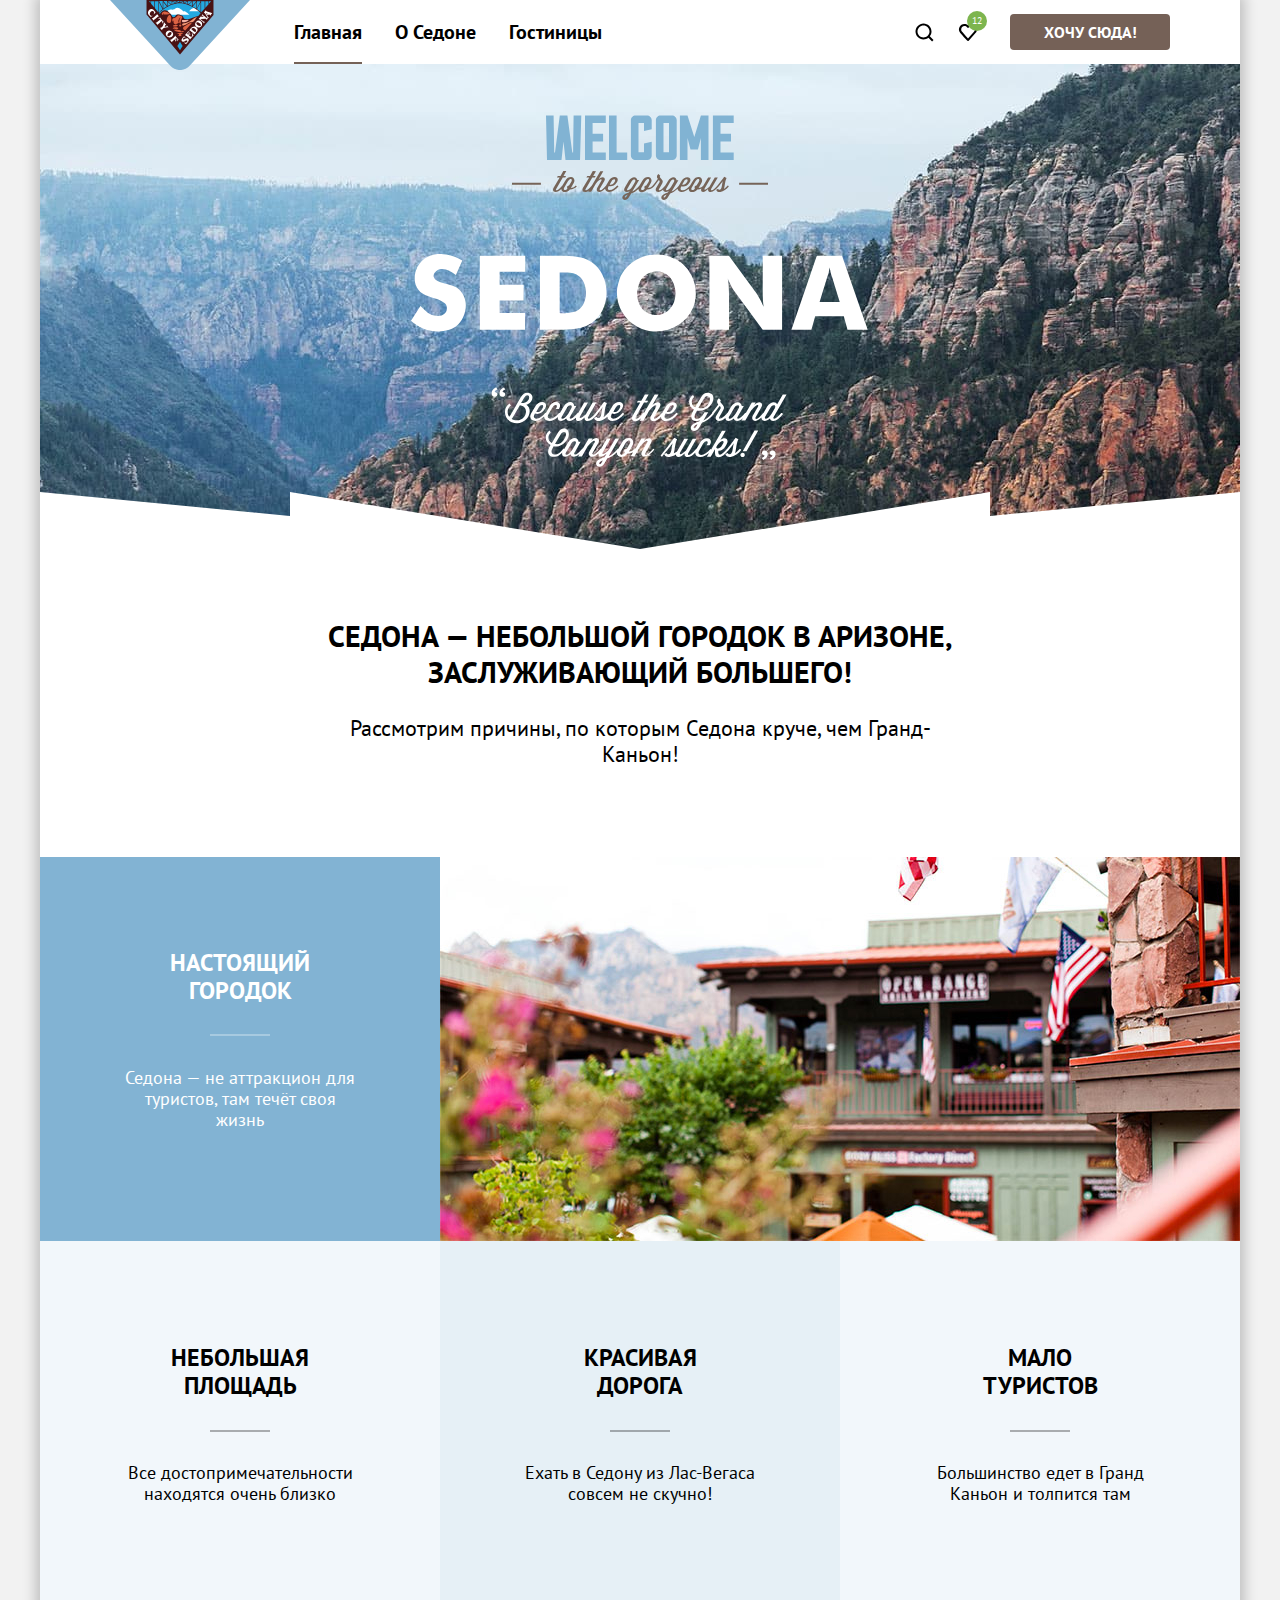
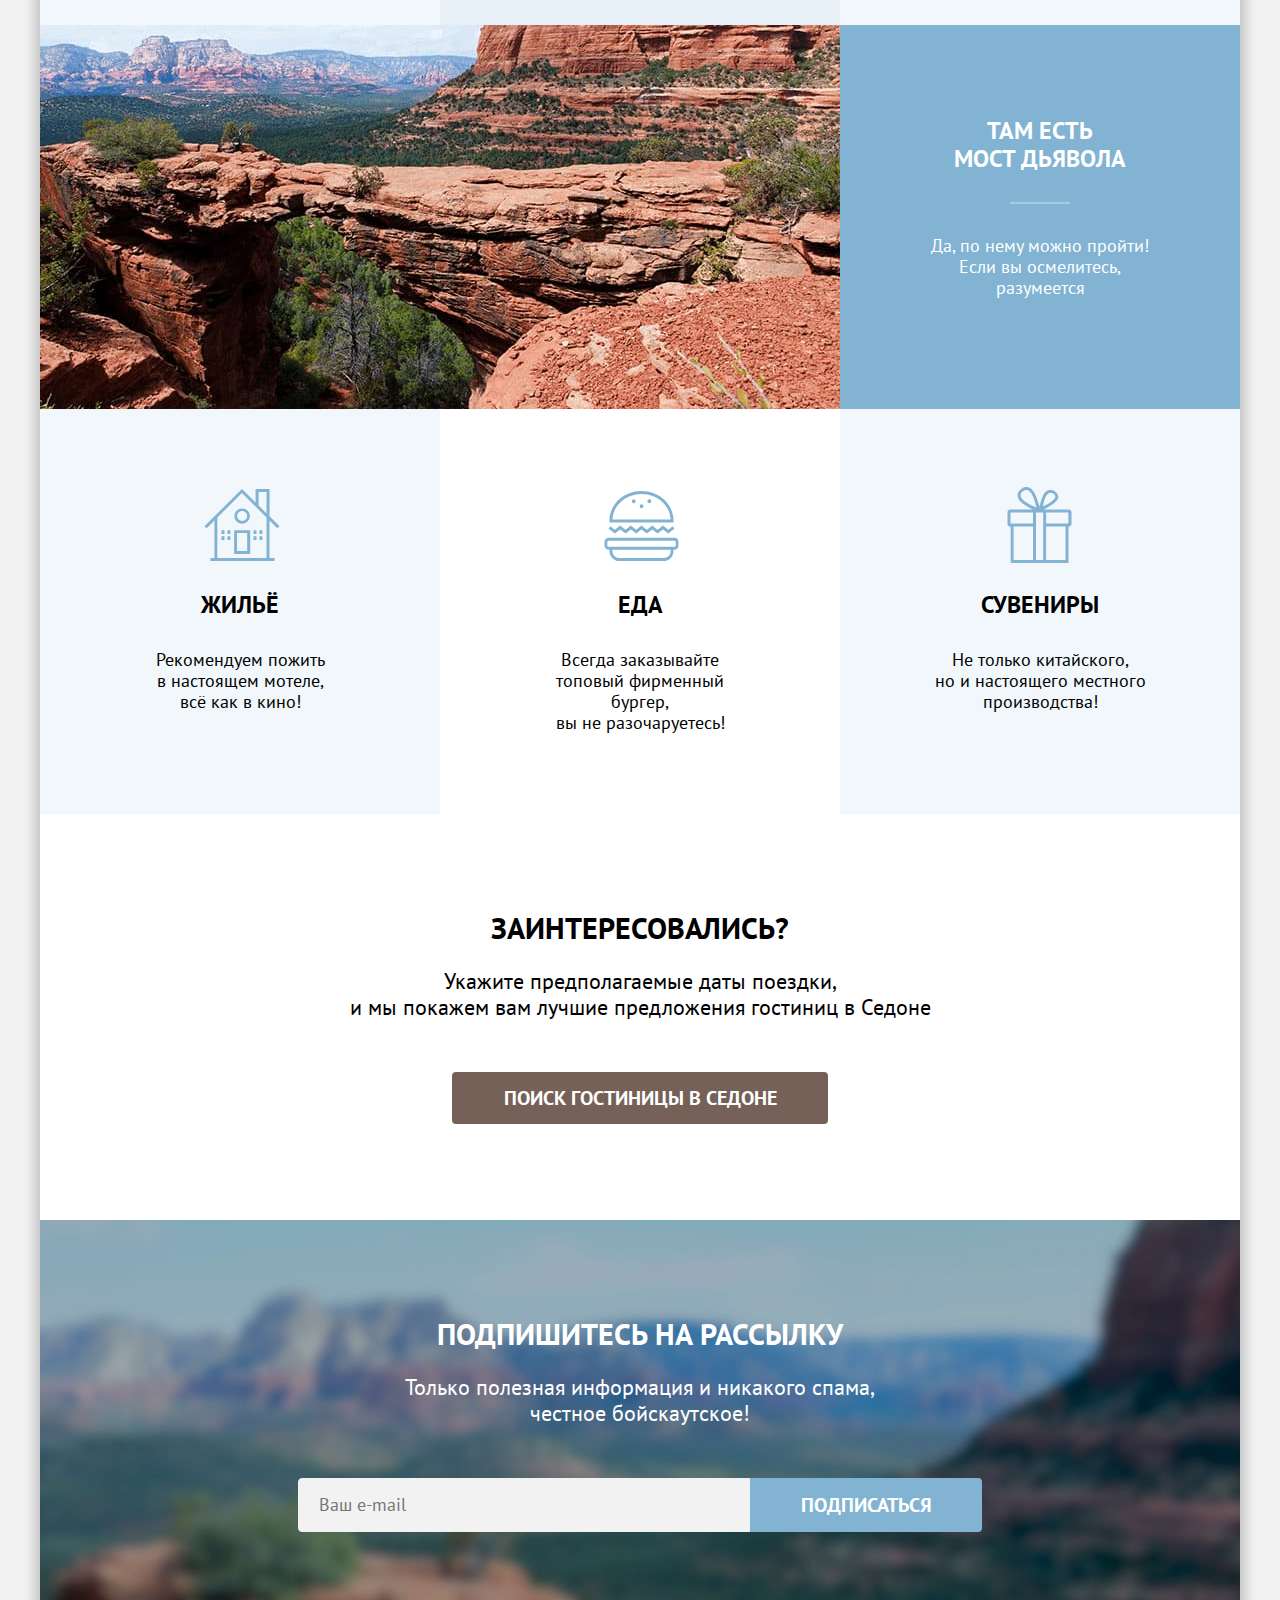
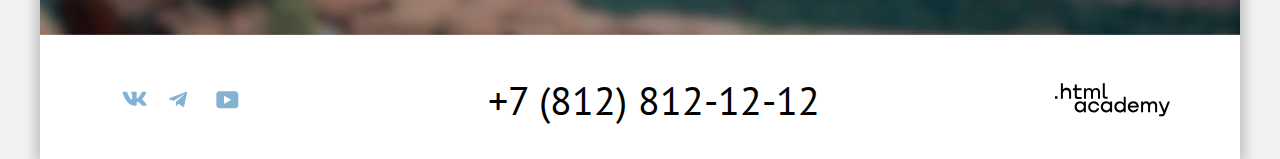
<file: index.html>
<!DOCTYPE html>
<html lang="ru">

  <head>
    <meta charset="utf-8">
    <title>HTML Academy: Седона</title>
    <link rel="stylesheet" href="styles/styles.css">
    <link rel="icon" href="favicon.ico">
  </head>

  <body>
    <div class="layout">
      <header class="main-header">
        <a class="navigation-logo" href="#">
          <img src="images/logo/logo.svg" alt="Логотип города Седона." class="logo" width="140" height="70">
        </a>
        <nav class="navigation">
          <ul class="navigation-list text-fw default-fs">
            <li class="navigation-item">
              <a class="navigation-link nav-link-current" href="#">Главная</a>
            </li>
            <li class="navigation-item">
              <a class="navigation-link" href="#">О Седоне</a>
            </li>
            <li class="navigation-item">
              <a class="navigation-link" href="catalog.html">Гостиницы</a>
            </li>
          </ul>
        </nav>

        <ul class="navigation-list navigation-user default-fs">
          <li class="navigation-item">
            <a class="navigation-link" href="#">
              <svg class="search" width="20" height="20" viewBox="0 0 20 20" fill="none"
                xmlns="http://www.w3.org/2000/svg" role="img" aria-label="search">
                <path
                  d="M19.5 18.0083L15.8 14.3287C16.8 13.0359 17.5 11.3453 17.5 9.4558C17.5 5.08011 13.9 1.5 9.5 1.5C5.1 1.5 1.5 5.17956 1.5 9.55525C1.5 13.9309 5.1 17.511 9.5 17.511C11.3 17.511 13 16.9144 14.4 15.8204L18.1 19.5L19.5 18.0083ZM9.5 15.5221C6.2 15.5221 3.5 12.837 3.5 9.55525C3.5 6.27348 6.2 3.5884 9.5 3.5884C12.8 3.5884 15.5 6.27348 15.5 9.55525C15.5 12.837 12.8 15.5221 9.5 15.5221Z"
                  fill="currentColor" />
              </svg>
              <span class="visually-hidden">Поиск</span>
            </a>
          </li>
          <li class="navigation-item">
            <a class="navigation-link" href="#">
              <svg class="favourite-items" width="20" height="20" fill="none" xmlns="http://www.w3.org/2000/svg"
                role="img" aria-label="favourite">
                <path
                  d="M9.9 19a.9.9 0 0 1-.8-.4c-5.4-6.1-6.7-7.5-7-7.9A5.4 5.4 0 0 1 6.5 2C7.8 2 9 2.5 10 3.3a5.46 5.46 0 0 1 9 4.1c0 1.3-.5 2.5-1.3 3.4l-7 7.9c-.2.2-.4.3-.8.3Zm-6-9.5c.3.4 3.5 4 6.1 6.9l6.2-7c.5-.5.7-1.2.7-2 0-1.8-1.5-3.3-3.3-3.3-1 0-2 .5-2.7 1.3-.3.3-.6.4-.9.4-.3 0-.6-.2-.8-.4-.7-.8-1.7-1.3-2.7-1.3-1.8 0-3.3 1.5-3.3 3.3-.1.9.3 1.6.7 2.1-.1 0-.1 0 0 0Z"
                  fill="currentColor" />
              </svg>
              <span class="fav-items-quantity"><span class="visually-hidden">Избранное</span></span>
            </a>
          </li>
        </ul>

        <div class="navigation-item">
          <a class="nav-button button text-fw" href="#">Хочу сюда!</a>
        </div>
      </header>

      <main class="main main-container">
        <section class="hero">
          <img src="images/welcome.svg" class="hero-logo" width="458" height="352"
            alt="Welcome to the gorgeous Sedona. Because the Grand Canyon sucks!">
          <h1 class="visually-hidden">Туристический сайт города Седона</h1>
        </section>

        <section class="advantages" id="advantages">
          <h2 class="visually-hidden">Преимущества</h2>
          <div class="advantages-title">
            <p class="title main-title text-fw text-uppercase">Седона — небольшой городок в Аризоне, заслуживающий
              большего!</p>
            <p class="advantages-description-special">Рассмотрим причины, по которым Седона круче, чем Гранд-Каньон!</p>
          </div>

          <ul class="advantages-list">
            <li class="advantages-item white-line advantages-padding advantages-color">
              <h3 class="advantages-item-title">Настоящий городок</h3>
              <p class="advantages-description">Седона — не аттракцион для туристов, там течёт своя жизнь</p>
            </li>
            <li class="advantages-item-img">
              <img class="item-img" src="images/photo-1.jpg" alt="Здания города, окружённые цветущими растениями."
                width="800" height="384">
            </li>
          </ul>

          <ul class="advantages-list">
            <li class="advantages-item gray-line opacity12">
              <h3 class="advantages-item-title">Небольшая площадь</h3>
              <p class="advantages-description">Все достопримечательности находятся очень близко</p>
            </li>
            <li class="advantages-item gray-line opacity20">
              <h3 class="advantages-item-title">Красивая<br>дорога</h3>
              <p class="advantages-description">Ехать в Седону из Лас-Вегаса совсем не скучно!</p>
            </li>
            <li class="advantages-item gray-line opacity12">
              <h3 class="advantages-item-title">Мало<br>туристов</h3>
              <p class="advantages-description">Большинство едет в Гранд Каньон и толпится там</p>
            </li>
          </ul>


          <ul class="advantages-list">
            <li class="advantages-item-img">
              <img class="item-img" src="images/photo-2.jpg" alt="Каменный мост дьявола в Седоне." width="800"
                height="384">
            </li>
            <li class="advantages-item white-line advantages-padding advantages-color">
              <h3 class="advantages-item-title">Там есть<br>мост дьявола</h3>
              <p class="advantages-description">Да, по нему можно пройти! Если вы осмелитесь, разумеется</p>
            </li>
          </ul>

          <ul class="advantages-list">
            <li class="advantages-item housing advantages-padding2 opacity12">
              <h3 class="advantages-item-title  title-margin">Жильё</h3>
              <p class="advantages-description">Рекомендуем пожить<br> в настоящем мотеле,<br>всё как в кино!</p>
            </li>
            <li class="advantages-item food advantages-padding2">
              <h3 class="advantages-item-title  title-margin">Еда</h3>
              <p class="advantages-description">Всегда заказывайте<br>топовый фирменный бургер,<br>вы не разочаруетесь!
              </p>
            </li>
            <li class="advantages-item souvenirs advantages-padding2 opacity12">
              <h3 class="advantages-item-title  title-margin">Сувениры</h3>
              <p class="advantages-description">Не только китайского,<br>но и настоящего местного производства!</p>
            </li>
          </ul>
        </section>

        <section class="hotel-search">
          <div class="container">
            <h2 class="visually-hidden">Поиск отелей</h2>
            <h3 class="title text-fw text-uppercase">Заинтересовались?</h3>
            <p class="description">Укажите предполагаемые даты поездки,<br>и мы покажем вам лучшие предложения гостиниц
              в
              Седоне</p>
            <a class="hotel-search-btn btn text-fw" href="#">Поиск гостиницы в Седоне</a>
          </div>
        </section>

        <section class="subscription">
          <div class="container subscription-container">
            <h2 class="visually-hidden">Подписка на рассылку</h2>
            <h3 class="title text-fw text-uppercase">Подпишитесь на рассылку</h3>
            <p class="description">Только полезная информация и никакого спама,<br>честное бойскаутское!</p>
            <form class="subscription-form" action="https://echo.htmlacademy.ru/" method="post">
              <input class="subscription-input" type="email" name="email" id="email" placeholder="Ваш e-mail" required>
              <button class="subscription-button btn text-fw" type="submit">Подписаться</button>
            </form>
          </div>
        </section>
      </main>
      <footer class="page-footer">

        <ul class="footer-social">
          <li class="footer-social-item">
            <a class="social-link button text-fw" href="https://vk.com/htmlacademy">
              <svg class="social-icon" aria-hidden="true" focusable="false" width="25" height="15" fill="none"
                xmlns="http://www.w3.org/2000/svg" role="img" aria-label="vk-icon">
                <path fill-rule="evenodd" clip-rule="evenodd"
                  d="M24.12 1.8c.16-.54 0-.94-.8-.94H20.7c-.67 0-.98.34-1.15.73 0 0-1.33 3.2-3.22 5.27-.61.6-.9.8-1.23.8-.16 0-.41-.2-.41-.75v-5.1c0-.66-.19-.95-.74-.95H9.82c-.42 0-.67.3-.67.59 0 .62.95.76 1.04 2.51v3.8c0 .83-.15.98-.48.98-.9 0-3.06-3.2-4.34-6.88-.25-.72-.5-1-1.18-1H1.57c-.75 0-.9.34-.9.73 0 .68.89 4.07 4.14 8.55 2.17 3.06 5.23 4.72 8 4.72 1.68 0 1.88-.37 1.88-1v-2.32c0-.74.16-.88.7-.88.38 0 1.05.19 2.6 1.66 1.79 1.75 2.08 2.54 3.08 2.54h2.63c.75 0 1.12-.37.9-1.1-.23-.72-1.08-1.77-2.2-3.02-.62-.71-1.54-1.48-1.82-1.86-.39-.5-.28-.71 0-1.15 0 0 3.2-4.42 3.54-5.93Z"
                  fill="currentColor" />
              </svg>
              <span class="visually-hidden">VK</span>
            </a>
          </li>
          <li class="footer-social-item">
            <a class="social-link button text-fw" href="https://t.me/htmlacademy">
              <svg class="social-icon" aria-hidden="true" focusable="false" width="18" height="16" viewBox="0 0 18 16"
                fill="none" xmlns="http://www.w3.org/2000/svg" role="img" aria-label="tg-icon">
                <path
                  d="M16.785 0.955705L0.840489 7.1042C-0.247661 7.54126 -0.241365 8.14828 0.640845 8.41897L4.73445 9.69597L14.2058 3.72014C14.6537 3.44766 15.0629 3.59424 14.7265 3.89281L7.05283 10.8183H7.05103L7.05283 10.8192L6.77045 15.0387C7.18413 15.0387 7.36669 14.8489 7.59871 14.625L9.58705 12.6915L13.7229 15.7464C14.4855 16.1664 15.0332 15.9506 15.2229 15.0405L17.9379 2.2453C18.2158 1.13107 17.5126 0.626562 16.785 0.955705Z"
                  fill="currentColor" />
              </svg>
              <span class="visually-hidden">Telegram</span>
            </a>
          </li>
          <li class="footer-social-item">
            <a class="social-link button text-fw" href="https://www.youtube.com/user/htmlacademyru">
              <svg class="social-icon" aria-hidden="true" focusable="false" width="23" height="18" fill="none"
                xmlns="http://www.w3.org/2000/svg" role="img" aria-label="yt-icon">
                <path
                  d="M18.94.36H3.51C1.65.36.33 1.95.33 3.76v10.09c0 1.91 1.32 3.5 3.18 3.5h15.65c1.64 0 3.17-1.59 3.17-3.4V3.76c-.22-1.8-1.53-3.4-3.39-3.4ZM7.99 12.89V4.82l7.34 4.04-7.34 4.03Z"
                  fill="currentColor" />
              </svg>
              <span class="visually-hidden">Youtube</span>
            </a>
          </li>
        </ul>


        <div class="phone"><a class="phone-link" href="tel:+78128121212">+7 (812) 812-12-12</a></div>

        <a href="https://htmlacademy.ru/" class="halogo" aria-label="html academy logo">
          <svg class="halogo-color" aria-hidden="true" focusable="false" width="115" height="34" fill="none"
            xmlns="http://www.w3.org/2000/svg" role="img" aria-label="academy-logo">
            <path
              d="M0 13.26v2.6h2.5v-2.6H0ZM11.6 4.86c-1.6 0-2.8.7-3.6 1.7h-.1V.36h-2v15.5h2v-5.3c0-2.1 1.3-3.6 3.3-3.6 1.8 0 2.9 1.4 2.9 3.2v5.7h2v-6.1c.1-3-1.8-4.9-4.5-4.9ZM26.6 5.16h-4.8v-3.7h-2v3.8h-1.9v2h1.9v6c0 1.7 1 2.7 2.7 2.7h4.1v-2h-3.7c-.7 0-1.1-.4-1.1-1.1v-5.7h4.8v-2ZM41.1 4.96c-1.6 0-2.9.8-3.5 2.1h-.1c-.6-1.2-1.8-2.1-3.4-2.1-1.4 0-2.5.8-3.1 1.8h-.1v-1.6H29v10.6h2v-5.4c0-2 1-3.5 2.6-3.5 1.5 0 2.4 1 2.4 2.6v6.3h2v-5.6c0-2.4 1.4-3.3 2.6-3.3 1.5 0 2.4 1 2.4 2.6v6.3h2v-6.5c.1-2.5-1.4-4.3-3.9-4.3ZM47.8 13.06c0 1.7 1 2.7 2.8 2.7h2v-2h-1.7c-.7 0-1.1-.4-1.1-1.1V.36h-2v12.7ZM28.9 20.06c-.9-1.1-2.2-1.8-3.9-1.8-3.1 0-5.4 2.3-5.4 5.6s2.3 5.6 5.4 5.6c1.8 0 3-.8 3.8-1.9h.1v1.6h2v-10.6h-2v1.5Zm-3.6 7.4c-2.2 0-3.6-1.6-3.6-3.6s1.4-3.6 3.6-3.6 3.6 1.6 3.6 3.6c0 1.9-1.4 3.6-3.6 3.6ZM44.2 22.36c-.5-2.4-2.6-4.1-5.4-4.1a5.4 5.4 0 0 0-5.6 5.6c0 3.1 2.2 5.6 5.6 5.6 2.8 0 4.9-1.8 5.4-4.2h-2.1a3.4 3.4 0 0 1-3.3 2.3c-2.2 0-3.6-1.6-3.6-3.6s1.4-3.6 3.6-3.6c1.6 0 2.8 1 3.3 2.2h2.1v-.2ZM55.1 20.06c-.9-1.1-2.2-1.8-3.9-1.8-3.1 0-5.4 2.3-5.4 5.6s2.3 5.6 5.4 5.6c1.8 0 3-.8 3.8-1.9h.1v1.6h2v-10.6h-2v1.5Zm-3.6 7.4c-2.2 0-3.6-1.6-3.6-3.6s1.4-3.6 3.6-3.6 3.6 1.6 3.6 3.6c0 1.9-1.5 3.6-3.6 3.6ZM68.7 20.16c-.9-1.1-2.2-1.9-3.9-1.9-3.1 0-5.4 2.3-5.4 5.6s2.2 5.6 5.4 5.6c1.7 0 3-.8 3.8-1.8h.1v1.5h2v-15.4h-2v6.4Zm-3.6 7.3c-2.2 0-3.6-1.6-3.6-3.6s1.4-3.6 3.6-3.6 3.6 1.6 3.6 3.6c-.1 2-1.5 3.6-3.6 3.6ZM78.3 18.26c-3.3 0-5.5 2.5-5.5 5.6 0 3 2.1 5.6 5.5 5.6 2.5 0 4.5-1.3 5.2-3.6h-2.1c-.5 1-1.6 1.6-3 1.6-1.9 0-3.3-1.3-3.4-2.9h8.8c.2-3.6-2-6.3-5.5-6.3Zm0 1.9c1.7 0 3 1 3.3 2.6h-6.5c.3-1.5 1.5-2.6 3.2-2.6ZM98.2 18.26c-1.6 0-2.9.8-3.6 2h-.1c-.6-1.2-1.8-2-3.4-2-1.4 0-2.5.7-3.1 1.8v-1.5h-1.9v10.6h2v-5.4c0-2 1-3.4 2.6-3.5 1.5 0 2.4 1 2.4 2.6v6.3h2v-5.6c0-2.4 1.4-3.3 2.6-3.3 1.5 0 2.4 1 2.4 2.6v6.3h2v-6.5c.1-2.6-1.4-4.4-3.9-4.4ZM109.4 27.36l-3.6-8.9h-2.2l4.8 11.6c-.3.9-.7 1.2-1.7 1.2h-2.5v2h2.5c1.8 0 2.8-.8 3.5-2.6l4.7-12.2h-2.1l-3.4 8.9Z"
              fill="currentColor" />
          </svg>
        </a>
      </footer>
    </div>
    <div class="modal-container visually-hidden">
      <div class="modal modal-search">
        <button class="modal-close-button" type="button">
          <span class="visually-hidden">Закрыть</span>
        </button>
        <section class="modal-content">
          <h2 class="modal-main-title">Поиск гостиницы в Седоне</h2>
          <form class="modal-form" action="https://echo.htmlacademy.ru/" method="post">
            <div class="arrival-date">
              <label for="arrival-date" class="modal-label">Дата Заезда:</label>
              <input class="arrival-field field" type="text" id="arrival-date" name="arrival-date"
                placeholder="27 апреля 2020" required>
            </div>
            <p class="modal-caption error">Мы не можем отправить вас в прошлое.</p>
            <div class="departure-date">
              <label for="departure-date" class="modal-label">Дата&nbsp;Выезда:</label>
              <input class="field departure-field" type="text" id="departure-date" name="depature-date"
                placeholder="1 сентября 2023" required>
            </div>
            <p class="modal-caption departure-caption">На эти даты есть свободные номера. Пока есть.</p>
            <div class="guests">
              <label for="number-of-adults" class="modal-label adults">Взрослые:</label>
              <div class="input-buttons">
                <button class="input-btn remove-btn" type="button">
                  <span class="visually-hidden">Удалить</span>
                </button>
                <input class="field small-field" type="number" id="number-of-adults" name="number-of-adults" min="0"
                  max="99" placeholder="2">
                <button class="input-btn add-btn" type="button">
                  <span class="visually-hidden">Добавить</span>
                </button>
              </div>

              <label for="number-of-children" class="modal-label children">Дети:</label>
              <span class="modal-title-container">
                <span class="tooltip">
                  <button class="tooltip-toggle" type="button">
                    <svg width="26" height="26" viewBox="0 0 26 26" fill="none" xmlns="http://www.w3.org/2000/svg"
                      role="img" aria-label="tooltip">
                      <circle cx="13" cy="13" r="13" fill="currentColor" />
                      <path fill-rule="evenodd" clip-rule="evenodd" d="M12 7H14V9H12V7ZM14 19H12V10H14V19Z"
                        fill="white" />
                    </svg>
                  </button>
                  <span class="tooltip-text" role="tooltip" aria-labelledby="tooltip-label-date"
                    id="tooltip-label-date">Укажите количество детей, которые будут с вами, возраст которых от 6 до 18
                    лет. Дети до 6 лет размещаются бесплатно.</span>
                </span>
              </span>
              <div class="input-buttons">
                <button class="input-btn remove-btn" type="button">
                  <span class="visually-hidden">Удалить</span>
                </button>
                <input class="modal-form-field field small-field" type="number" id="number-of-children"
                  name="number-of-children" min="0" max="99" placeholder="2" required>
                <button class="input-btn add-btn" type="button">
                  <span class="visually-hidden">Добавить</span>
                </button>

              </div>
            </div>
            <button class="modal-btn" type="submit">Найти</button>
          </form>
        </section>
      </div>
    </div>
  </body>

</html>
</file>
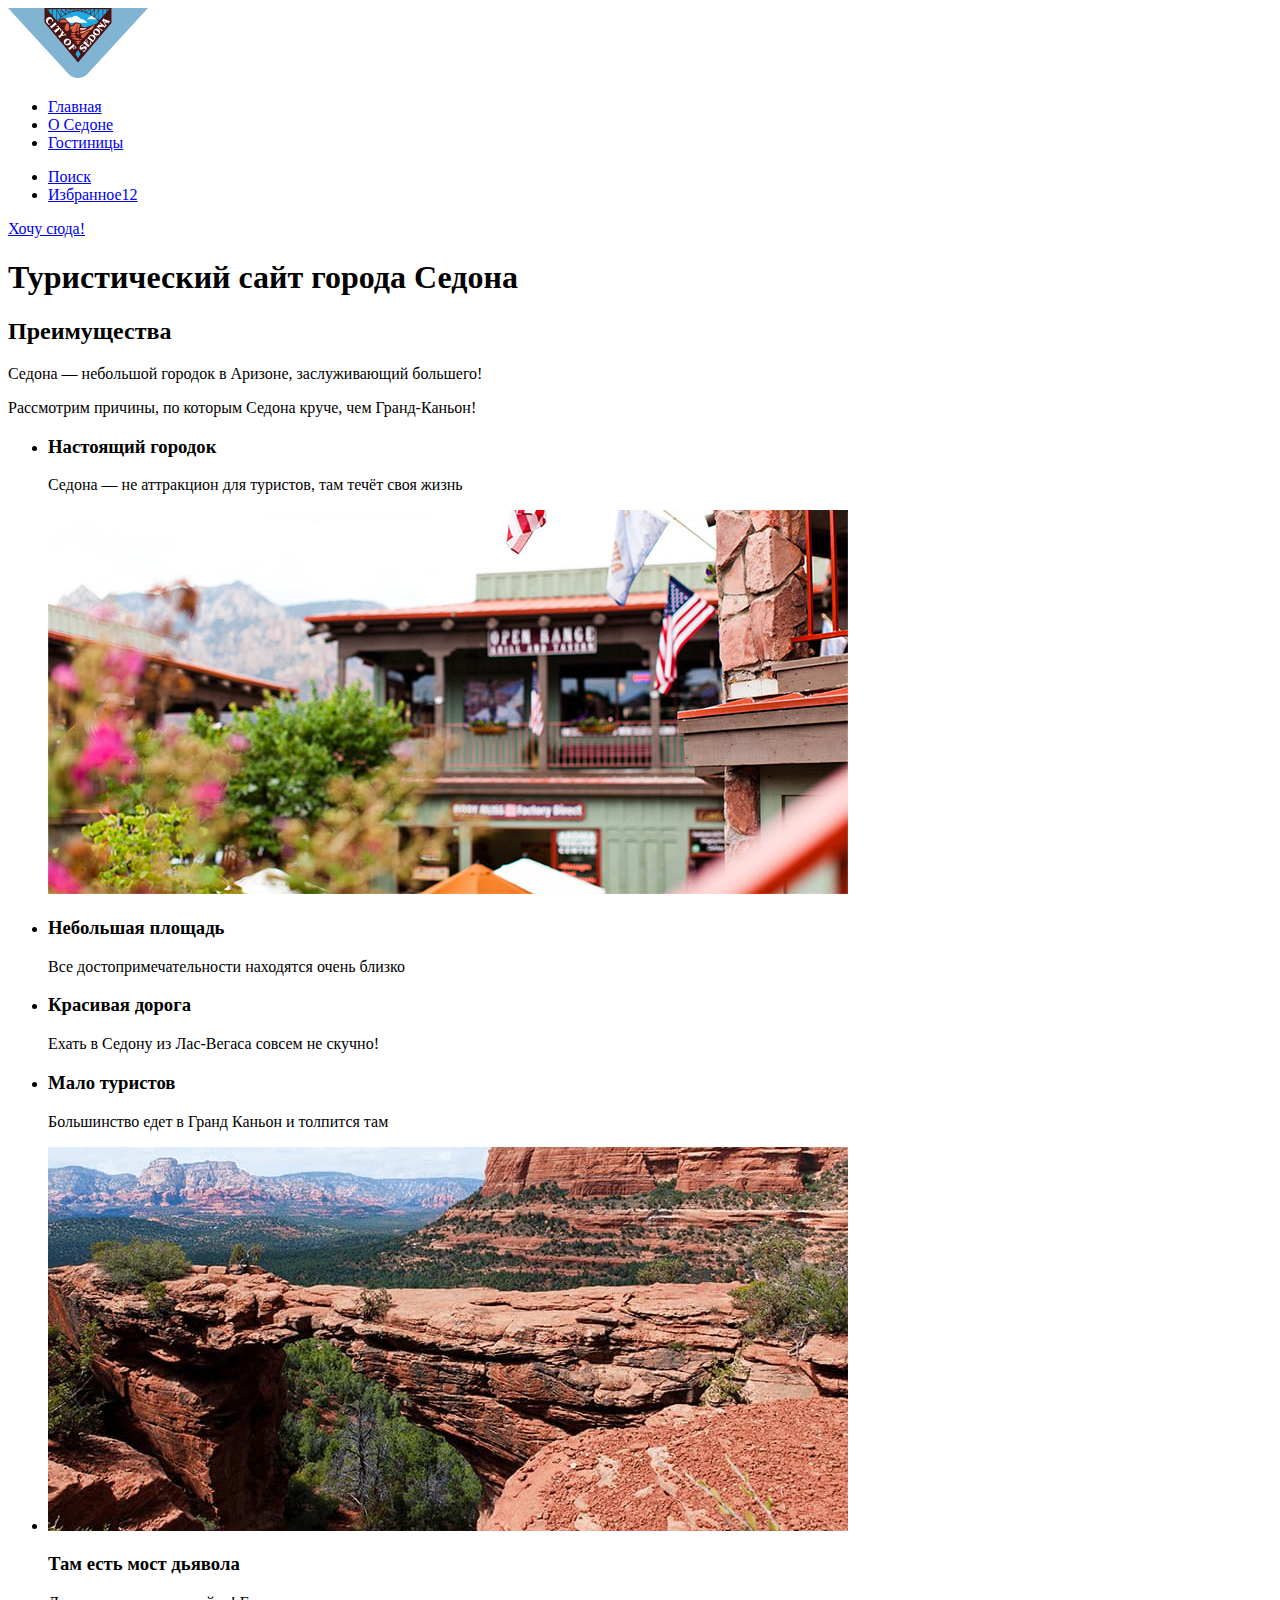
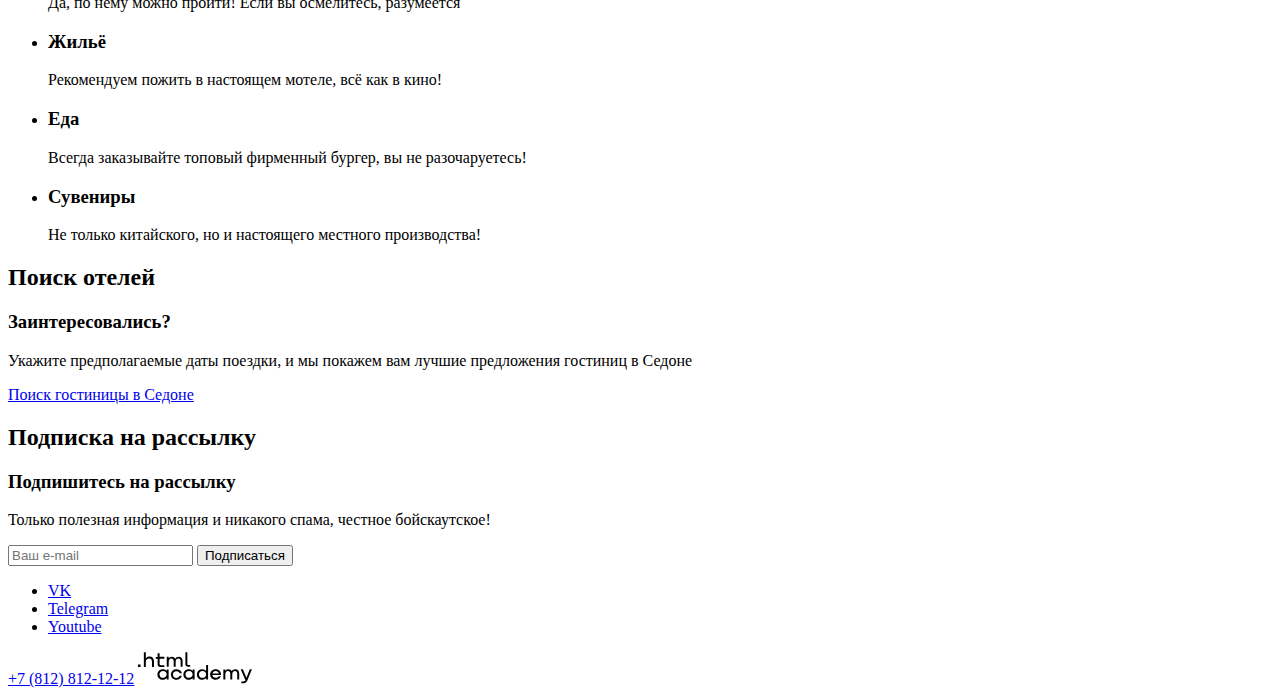
<file: 3/index.html>
<!DOCTYPE html>
<html lang="ru">

  <head>
    <meta charset="utf-8">
    <title>HTML Academy: Седона</title>
    <base href="https://htmlacademy-htmlcss.github.io/2070743-sedona-35/3/">
</head>

  <body>
    <div class="layout">
    <header class="main-header">
      <a class="navigation-logo" href="index.html">
        <img src="/images/logo.svg" alt="Логотип города Седона." class="logo" width="140" height="70">
      </a>
      <nav class="navigation-list">
        <ul>
          <li><a class="navigation-link navigation-link-current" href="#">Главная</a></li>
          <li><a class="navigation-link" href="#">О Седоне</a></li>
          <li><a class="navigation-link" href="catalog.html">Гостиницы</a></li>
        </ul>
      </nav>

        <ul class="navigation-list navigation-user">
          <li class="navigation-item">
            <a class="navigation-link" href="#">
              <span class="visually-hidden">Поиск</span>
            </a>
          </li>
          <li class="navigation-item">
            <a class="navigation-link" href="#">
              <span class="visually-hidden">Избранное<span>12</span></span>
            </a>
          </li>
        </ul>

        <div class="navigation-item">
          <a class="navigation-link button" href="#">Хочу сюда!</a>
        </div>

    </header>

    <main class="main">
      <section class="hero">
        <h1 class="visually-hidden">Туристический сайт города Седона</h1>
      </section>

      <section class="adventages" data-test="advantages">
        <h2 class="visually-hidden">Преимущества</h2>
        <div class="adventages-title">
          <p>Седона — небольшой городок в Аризоне, заслуживающий большего!</p>
          <p>Рассмотрим причины, по которым Седона круче, чем Гранд-Каньон! </p>
        </div>
        <ul class="adventages-item">
          <li>
            <h3>Настоящий городок</h3>
            <p>Седона — не аттракцион для туристов, там течёт своя жизнь</p>
            <img src="/images/photo-1.jpg" alt="Здания города, окружённые цветущими растениями." width="800" height="384">
          </li>
        </ul>
        <ul class="adventages-item">
          <li>
            <h3>Небольшая площадь</h3>
            <p>Все достопримечательности находятся очень близко</p>
          </li>
          <li>
            <h3>Красивая дорога</h3>
            <p>Ехать в Седону из Лас-Вегаса совсем не скучно!</p>
          </li>
          <li>
            <h3>Мало туристов</h3>
            <p>Большинство едет в Гранд Каньон и толпится там</p>
          </li>
        </ul>


        <ul class="adventages-item">
          <li>
            <img src="/images/photo-2.jpg" alt="Каменный мост дьявола в Седоне." width="800" height="384">
            <h3>Там есть мост дьявола</h3>
            <p>Да, по нему можно пройти! Если вы осмелитесь, разумеется</p>
          </li>
        </ul>

        <ul class="adventages-item">
          <li>
            <h3>Жильё</h3>
            <p>Рекомендуем пожить в настоящем мотеле, всё как в кино!</p>
          </li>
          <li>
            <h3>Еда</h3>
            <p>Всегда заказывайте топовый фирменный бургер, вы не разочаруетесь!</p>
          </li>
          <li>
            <h3>Сувениры</h3>
            <p>Не только китайского, но и настоящего местного производства!</p>
          </li>
        </ul>
      </section>

      <section class="hotel-search">
        <h2 class="visually-hidden">Поиск отелей</h2>
        <h3>Заинтересовались?</h3>
        <p>Укажите предполагаемые даты поездки, и мы покажем вам лучшие предложения гостиниц в Седоне</p>
        <a class="button" href="#">Поиск гостиницы в Седоне</a>
      </section>

      <section class="subscription">
        <h2 class="visually-hidden">Подписка на рассылку</h2>
        <h3>Подпишитесь на рассылку</h3>
        <p>Только полезная информация и никакого спама, честное бойскаутское!</p>
        <form class="subscription-form" action="https://echo.htmlacademy.ru/" method="post">
          <input type="email" name="email" id="email" placeholder="Ваш e-mail" required>
          <button class="button" type="submit">Подписаться</button>
        </form>
      </section>
    </main>
    <footer class="page-footer">
      <div class="footer-social">
        <ul class="footer-social-links">
          <li>
            <a class="social-link button" href="https://vk.com/htmlacademy">
              <span class="visually-hidden">VK</span>
            </a>
          </li>
          <li>
            <a class="social-link button" href="https://t.me/htmlacademy">
              <span class="visually-hidden">Telegram</span></a>
          </li>
          <li>
            <a class="social-link button" href="https://www.youtube.com/user/htmlacademyru">
              <span class="visually-hidden">Youtube</span></a>
          </li>
        </ul>
      </div>

      <span class="phone"><a href="tel:+78128121212">+7 (812) 812-12-12</a></span>

      <a href="https://htmlacademy.ru/">
        <img src="/images/logo-html-academy.svg" alt="Логотип html academy." height="32" width="114">
      </a>
    </footer>
  </div>
  </body>

</html>
</file>
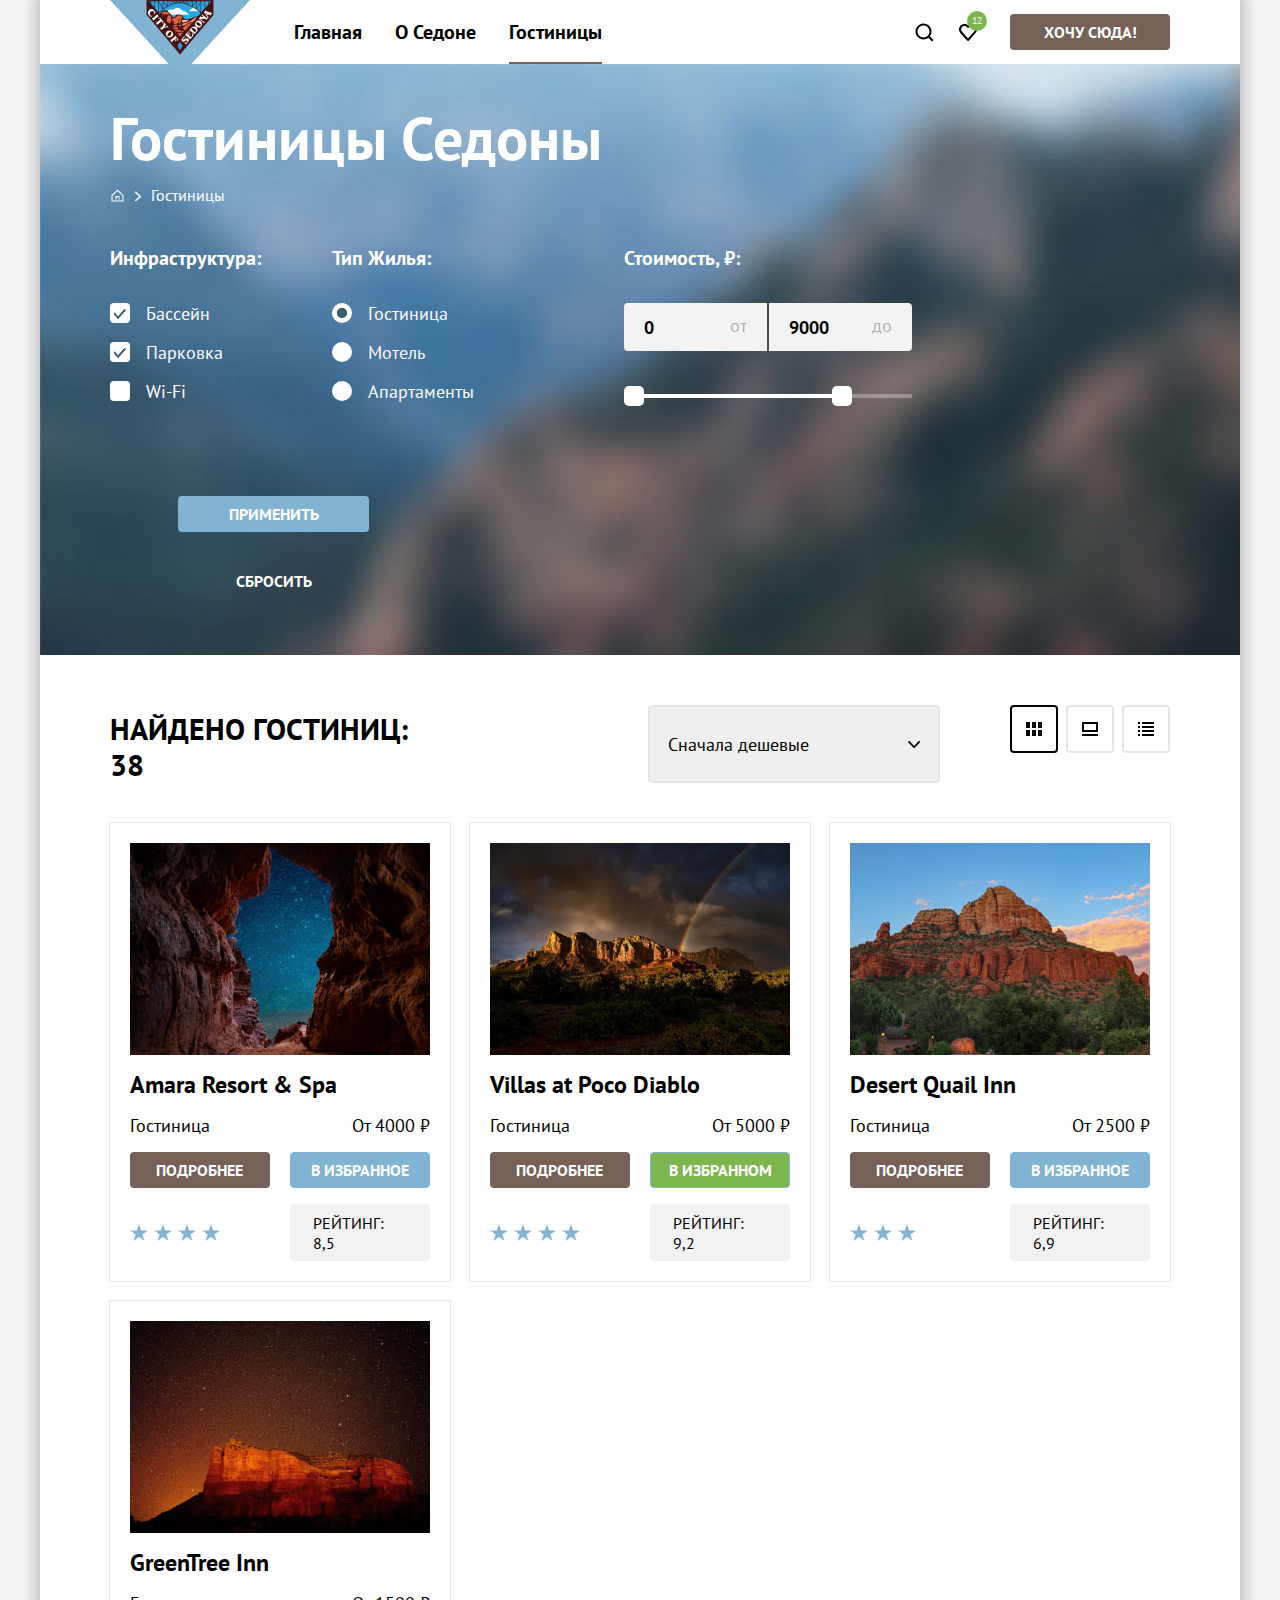
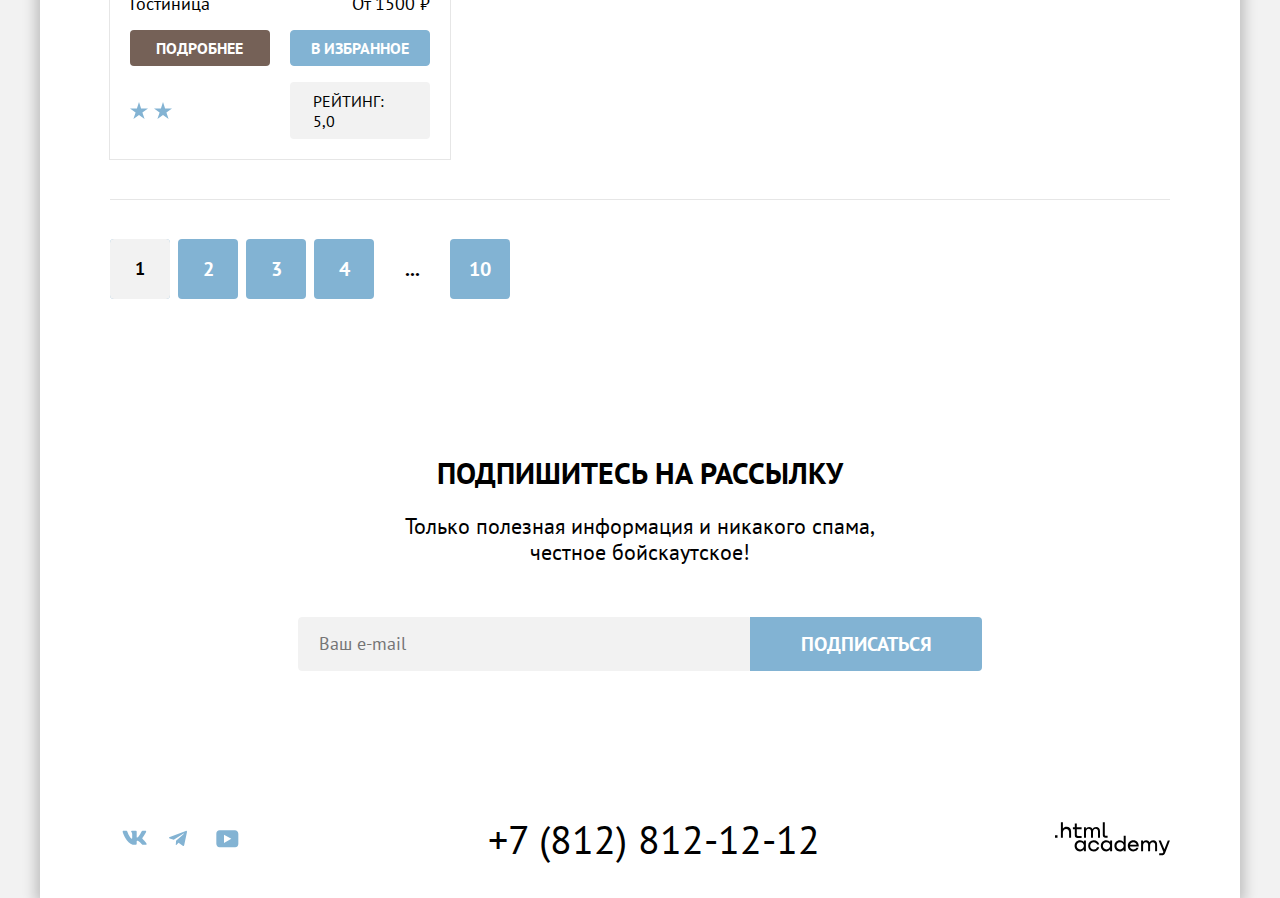
<file: catalog.html>
<!DOCTYPE html>
<html lang="ru">

  <head>
    <meta charset="UTF-8">
    <title>Каталог</title>
    <link rel="stylesheet" href="styles/styles.css">
    <link rel="icon" href="favicon.ico">
  </head>

  <body>
    <div class="layout">
      <header class="main-header">
        <a class="navigation-logo" href="index.html">
          <img src="images/logo/logo.svg" alt="Логотип города Седона." class="logo" width="140" height="70">
        </a>
        <nav class="navigation">
          <ul class="navigation-list text-fw default-fs">
            <li class="navigation-item">
              <a class="navigation-link" href="index.html">Главная</a>
            </li>
            <li class="navigation-item">
              <a class="navigation-link" href="#">О Седоне</a>
            </li>
            <li class="navigation-item">
              <a class="navigation-link nav-link-current" href="#">Гостиницы</a>
            </li>
          </ul>
        </nav>

        <ul class="navigation-list navigation-user default-fs">
          <li class="navigation-item">
            <a class="navigation-link" href="#">
              <svg class="search" width="20" height="20" viewBox="0 0 20 20" fill="none"
                xmlns="http://www.w3.org/2000/svg" role="img" aria-label="search">
                <path
                  d="M19.5 18.0083L15.8 14.3287C16.8 13.0359 17.5 11.3453 17.5 9.4558C17.5 5.08011 13.9 1.5 9.5 1.5C5.1 1.5 1.5 5.17956 1.5 9.55525C1.5 13.9309 5.1 17.511 9.5 17.511C11.3 17.511 13 16.9144 14.4 15.8204L18.1 19.5L19.5 18.0083ZM9.5 15.5221C6.2 15.5221 3.5 12.837 3.5 9.55525C3.5 6.27348 6.2 3.5884 9.5 3.5884C12.8 3.5884 15.5 6.27348 15.5 9.55525C15.5 12.837 12.8 15.5221 9.5 15.5221Z"
                  fill="currentColor" />
              </svg>
              <span class="visually-hidden">Поиск</span>
            </a>
          </li>
          <li class="navigation-item">
            <a class="navigation-link" href="#">
              <svg class="favourite-items" width="20" height="20" fill="none" xmlns="http://www.w3.org/2000/svg"
                role="img" aria-label="favourite">
                <path
                  d="M9.9 19a.9.9 0 0 1-.8-.4c-5.4-6.1-6.7-7.5-7-7.9A5.4 5.4 0 0 1 6.5 2C7.8 2 9 2.5 10 3.3a5.46 5.46 0 0 1 9 4.1c0 1.3-.5 2.5-1.3 3.4l-7 7.9c-.2.2-.4.3-.8.3Zm-6-9.5c.3.4 3.5 4 6.1 6.9l6.2-7c.5-.5.7-1.2.7-2 0-1.8-1.5-3.3-3.3-3.3-1 0-2 .5-2.7 1.3-.3.3-.6.4-.9.4-.3 0-.6-.2-.8-.4-.7-.8-1.7-1.3-2.7-1.3-1.8 0-3.3 1.5-3.3 3.3-.1.9.3 1.6.7 2.1-.1 0-.1 0 0 0Z"
                  fill="currentColor" />
              </svg>
              <span class="fav-items-quantity"><span class="visually-hidden">Избранное</span></span>
            </a>
          </li>
        </ul>

        <div class="navigation-item">
          <a class="nav-button button text-fw" href="#">Хочу сюда!</a>
        </div>
      </header>
      <main class="main-inner main-container">
        <header class="inner-header">
          <h1 class="inner-header-title">Гостиницы Седоны</h1>

          <ul class="breadcrumbs">
            <li class="breadcrumbs-item">
              <a class="breadcrumbs-link breadcrumbs-home" href="index.html">
                <span class="visually-hidden">Главная</span>
              </a>
            </li>
            <li class="breadcrumbs-item">
              <span class="breadcrumbs-arrow"></span>
            </li>
            <li class="breadcrumbs-item">
              <a class="breadcrumbs-link">Гостиницы</a>
            </li>
          </ul>


          <section class="catalog-hotels">
            <h2 class="visually-hidden">Фильтр гостиниц</h2>

            <form class="catalog-filter-lists" action="https://echo.htmlacademy.ru/" method="get">

              <div class="catalog-filter catalog-filter-first">
                <p class="catalog-filter-title text-fw">Инфраструктура:</p>
                <ul class="catalog-filter-group">
                  <li class="catalog-filter-item">
                    <label class="control">
                      <input class="visually-hidden control-input" type="checkbox" name="swimming-pool" checked>
                      <span class="control-mark"></span>
                      <span class="control-label">Бассейн</span>
                    </label>
                  </li>
                  <li class="catalog-filter-item">
                    <label class="control"><input class="visually-hidden  control-input" type="checkbox" name="parking"
                        checked>
                      <span class="control-mark"></span>
                      <span class="control-label">Парковка</span>
                    </label>
                  </li>
                  <li class="catalog-filter-item">
                    <label class="control">
                      <input class="visually-hidden control-input" type="checkbox" name="wi-fi">
                      <span class="control-mark"></span>
                      <span class="control-label">Wi-Fi</span>
                    </label>
                  </li>
                </ul>
              </div>

              <div class="catalog-filter filter-left">
                <p class="catalog-filter-title text-fw">Тип Жилья:</p>
                <ul class="catalog-filter-group">
                  <li class="catalog-filter-item">
                    <label class="control">
                      <input class="visually-hidden control-input" type="radio" name="type-of-housing" value="hotel"
                        checked>
                      <span class="control-mark round-mark"></span>
                      <span class="control-label">Гостиница</span>
                    </label>
                  </li>
                  <li class="catalog-filter-item">
                    <label class="control">
                      <input class="visually-hidden control-input" type="radio" name="type-of-housing" value="motel">
                      <span class="control-mark round-mark"></span>
                      <span class="control-label">Мотель</span>
                    </label>
                  </li>
                  <li class="catalog-filter-item">
                    <label class="control">
                      <input class="visually-hidden control-input" type="radio" name="type-of-housing"
                        value="apartmemts">
                      <span class="control-mark round-mark"></span>
                      <span class="control-label">Апартаменты</span>
                    </label>
                  </li>
                </ul>
              </div>

              <div class="catalog-filter filter-right">
                <p class="catalog-filter-title text-fw">Стоимость, ₽:</p>
                <div class="price">
                  <input class="price-item" type="number" name="price" placeholder="0" min="0">
                  <input class="price-item" type="number" name="price" placeholder="9000" max="9000">
                </div>
                <div class="range">
                  <div class="range-bar" style="left: 0; width: 218px;">
                    <button class="range-toggle toggle-min" type="button">
                      <span class="visually-hidden">Изменить</span>
                    </button>
                    <button class="range-toggle toggle-max" type="button">
                      <span class="visually-hidden">Изменить</span>
                    </button>
                  </div>
                </div>
              </div>
              <div class="filter-buttons">
                <button class="button filter-button apply-btn text-fw" type="submit">Применить</button>
                <button class="button filter-button text-fw" type="reset">Сбросить</button>
              </div>
            </form>
          </section>
        </header>
        <div class="catalog-container">
          <section class="hotel-cards">
            <div class="sort">
              <h3 class="title sort-title text-fw">Найдено гостиниц:<span> 38</span></h3>
              <select class="select-control" aria-label="Сортировка">
                <option value="cheap">Сначала дешевые</option>
                <option value="expensive">Сначала дорогие</option>
                <option value="popular">Сначала популярные</option>
              </select>
              <div class="view">
                <a class="view-item view-item-grid view-item-current button text-fw" href="#">
                  <span class="visually-hidden">Показать сетку</span>
                </a>
                <a class="view-item view-item-cards button text-fw" href="#">
                  <span class="visually-hidden">Показать карточки</span>
                </a>
                <a class="view-item view-item-list button text-fw" href="#">
                  <span class="visually-hidden">Показать список</span>
                </a>
              </div>
            </div>
            <ul class="hotel-list">
              <li class="hotel-card">
                <a class="hotel-card-link" href="#">
                  <img class="hotel-card-image" src="images/hotels/hotel-1.jpg" width="300" height="212"
                    alt="Звёздное небо среди скал.">
                  <h3 class="hotel-card-title text-fw">Amara Resort & Spa</h3>
                </a>
                <div class="card-container">
                  <span class="hotel-card-type">Гостиница</span>
                  <b class="hotel-card-price">От 4000 ₽</b>
                  <a href="#" class="details button text-fw">Подробнее</a>
                  <button class="favourites button text-fw" type="button">В избранное</button>
                  <ul class="rating-stars">
                    <li class="rating-star"></li>
                    <li class="rating-star"></li>
                    <li class="rating-star"></li>
                    <li class="rating-star"></li>
                  </ul>
                  <span class="rating text-uppercase">Рейтинг: 8,5</span>
                </div>
              </li>
              <li class="hotel-card">
                <a class="hotel-card-link" href="#">
                  <img class="hotel-card-image" src="images/hotels/hotel-2.jpg" width="300" height="212"
                    alt="Скалы среди зеленых растений и радуга на небе.">
                  <h3 class="hotel-card-title text-fw">Villas at Poco Diablo</h3>
                </a>
                <div class="card-container">
                  <span class="hotel-card-type">Гостиница</span>
                  <b class="hotel-card-price">От 5000 ₽</b>
                  <a href="#" class="details button text-fw">Подробнее</a>
                  <button class="favourites favourites-current button text-fw" type="button">В избранном</button>
                  <ul class="rating-stars">
                    <li class="rating-star"></li>
                    <li class="rating-star"></li>
                    <li class="rating-star"></li>
                    <li class="rating-star"></li>
                  </ul>
                  <span class="rating text-uppercase">Рейтинг: 9,2</span>
                </div>
              </li>
              <li class="hotel-card">
                <a class="hotel-card-link" href="#">
                  <img class="hotel-card-image" src="images/hotels/hotel-3.jpg" width="300" height="212"
                    alt="Красные скалы, окружённые растениями, на фоне ясного неба.">
                  <h3 class="hotel-card-title text-fw">Desert Quail Inn</h3>
                </a>
                <div class="card-container">
                  <span class="hotel-card-type">Гостиница</span>
                  <b class="hotel-card-price">От 2500 ₽</b>
                  <a href="#" class="details button text-fw">Подробнее</a>
                  <button class="favourites button text-fw" type="button">В избранное</button>
                  <ul class="rating-stars">
                    <li class="rating-star"></li>
                    <li class="rating-star"></li>
                    <li class="rating-star"></li>
                  </ul>
                  <span class="rating text-uppercase">Рейтинг: 6,9</span>
                </div>
              </li>
              <li class="hotel-card">
                <a class="hotel-card-link" href="#">
                  <img class="hotel-card-image" src="images/hotels/hotel-4.jpg" width="300" height="212"
                    alt="Скала на фоне звёздного неба.">
                  <h3 class="hotel-card-title text-fw">GreenTree Inn</h3>
                </a>
                <div class="card-container">
                  <span class="hotel-card-type">Гостиница</span>
                  <b class="hotel-card-price">От 1500 ₽</b>
                  <a href="#" class="details button text-fw">Подробнее</a>
                  <button class="favourites button text-fw" type="button">В избранное</button>
                  <ul class="rating-stars">
                    <li class="rating-star"></li>
                    <li class="rating-star"></li>
                  </ul>
                  <span class="rating text-uppercase">Рейтинг: 5,0</span>
                </div>
              </li>
            </ul>
          </section>
          <ul class="pagination">
            <li class="pagination-item defaul-fs text-fw">
              <a class="pagination-link pagination-current" href="#">1</a>
            </li>
            <li class="pagination-item default-fs text-fw">
              <a class="pagination-link" href="#">2</a>
            </li>
            <li class="pagination-item default-fs text-fw">
              <a class="pagination-link" href="#">3</a>
            </li>
            <li class="pagination-item default-fs text-fw">
              <a class="pagination-link" href="#">4</a>
            </li>
            <li class="pagination-item pagination-next default-fs text-fw">
              <a class="pagination-link pagination-next" href="#">...<span class="visually-hidden">Следующая
                  страница</span></a>
            </li>
            <li class="pagination-item default-fs text-fw">
              <a class="pagination-link" href="#">10</a>
            </li>
          </ul>
        </div>
        <div class="layout">
          <section class="subscription subscription-catalog">
            <div class="container subscription-container catalog-color">
              <h2 class="visually-hidden">Подписка на рассылку</h2>
              <h3 class="title text-fw text-uppercase">Подпишитесь на рассылку</h3>
              <p class="description">Только полезная информация и никакого спама,<br>честное бойскаутское!</p>
              <form class="subscription-form" action="https://echo.htmlacademy.ru/" method="post">
                <input class="subscription-input" type="email" name="email" id="email" placeholder="Ваш e-mail"
                  required>
                <button class="subscription-button btn text-fw" type="submit">Подписаться</button>
              </form>
            </div>
          </section>
        </div>
      </main>
      <footer class="page-footer">
        <ul class="footer-social">
          <li class="footer-social-item">
            <a class="social-link button text-fw" href="https://vk.com/htmlacademy">
              <svg class="social-icon" aria-hidden="true" focusable="false" width="25" height="15" fill="none"
                xmlns="http://www.w3.org/2000/svg" role="img" aria-label="vk-logo">
                <path fill-rule="evenodd" clip-rule="evenodd"
                  d="M24.12 1.8c.16-.54 0-.94-.8-.94H20.7c-.67 0-.98.34-1.15.73 0 0-1.33 3.2-3.22 5.27-.61.6-.9.8-1.23.8-.16 0-.41-.2-.41-.75v-5.1c0-.66-.19-.95-.74-.95H9.82c-.42 0-.67.3-.67.59 0 .62.95.76 1.04 2.51v3.8c0 .83-.15.98-.48.98-.9 0-3.06-3.2-4.34-6.88-.25-.72-.5-1-1.18-1H1.57c-.75 0-.9.34-.9.73 0 .68.89 4.07 4.14 8.55 2.17 3.06 5.23 4.72 8 4.72 1.68 0 1.88-.37 1.88-1v-2.32c0-.74.16-.88.7-.88.38 0 1.05.19 2.6 1.66 1.79 1.75 2.08 2.54 3.08 2.54h2.63c.75 0 1.12-.37.9-1.1-.23-.72-1.08-1.77-2.2-3.02-.62-.71-1.54-1.48-1.82-1.86-.39-.5-.28-.71 0-1.15 0 0 3.2-4.42 3.54-5.93Z"
                  fill="currentColor" />
              </svg>
              <span class="visually-hidden">VK</span>
            </a>
          </li>
          <li class="footer-social-item">
            <a class="social-link button text-fw" href="https://t.me/htmlacademy">
              <svg class="social-icon" aria-hidden="true" focusable="false" width="18" height="16" viewBox="0 0 18 16"
                fill="none" xmlns="http://www.w3.org/2000/svg" role="img" aria-label="tg-icon">
                <path
                  d="M16.785 0.955705L0.840489 7.1042C-0.247661 7.54126 -0.241365 8.14828 0.640845 8.41897L4.73445 9.69597L14.2058 3.72014C14.6537 3.44766 15.0629 3.59424 14.7265 3.89281L7.05283 10.8183H7.05103L7.05283 10.8192L6.77045 15.0387C7.18413 15.0387 7.36669 14.8489 7.59871 14.625L9.58705 12.6915L13.7229 15.7464C14.4855 16.1664 15.0332 15.9506 15.2229 15.0405L17.9379 2.2453C18.2158 1.13107 17.5126 0.626562 16.785 0.955705Z"
                  fill="currentColor" />
              </svg>
              <span class="visually-hidden">Telegram</span>
            </a>
          </li>
          <li class="footer-social-item">
            <a class="social-link button text-fw" href="https://www.youtube.com/user/htmlacademyru">
              <svg class="social-icon" aria-hidden="true" focusable="false" width="23" height="18" fill="none"
                xmlns="http://www.w3.org/2000/svg" role="img" aria-label="yt-icon">
                <path
                  d="M18.94.36H3.51C1.65.36.33 1.95.33 3.76v10.09c0 1.91 1.32 3.5 3.18 3.5h15.65c1.64 0 3.17-1.59 3.17-3.4V3.76c-.22-1.8-1.53-3.4-3.39-3.4ZM7.99 12.89V4.82l7.34 4.04-7.34 4.03Z"
                  fill="currentColor" />
              </svg>
              <span class="visually-hidden">Youtube</span>
            </a>
          </li>
        </ul>
        <div class="phone"><a class="phone-link" href="tel:+78128121212">+7 (812) 812-12-12</a></div>
        <a href="https://htmlacademy.ru/" class="halogo" aria-label="html academy logo">
          <svg class="halogo-color" width="115" height="34" fill="none" xmlns="http://www.w3.org/2000/svg" role="img"
            aria-label="academy-icon">
            <path
              d="M0 13.26v2.6h2.5v-2.6H0ZM11.6 4.86c-1.6 0-2.8.7-3.6 1.7h-.1V.36h-2v15.5h2v-5.3c0-2.1 1.3-3.6 3.3-3.6 1.8 0 2.9 1.4 2.9 3.2v5.7h2v-6.1c.1-3-1.8-4.9-4.5-4.9ZM26.6 5.16h-4.8v-3.7h-2v3.8h-1.9v2h1.9v6c0 1.7 1 2.7 2.7 2.7h4.1v-2h-3.7c-.7 0-1.1-.4-1.1-1.1v-5.7h4.8v-2ZM41.1 4.96c-1.6 0-2.9.8-3.5 2.1h-.1c-.6-1.2-1.8-2.1-3.4-2.1-1.4 0-2.5.8-3.1 1.8h-.1v-1.6H29v10.6h2v-5.4c0-2 1-3.5 2.6-3.5 1.5 0 2.4 1 2.4 2.6v6.3h2v-5.6c0-2.4 1.4-3.3 2.6-3.3 1.5 0 2.4 1 2.4 2.6v6.3h2v-6.5c.1-2.5-1.4-4.3-3.9-4.3ZM47.8 13.06c0 1.7 1 2.7 2.8 2.7h2v-2h-1.7c-.7 0-1.1-.4-1.1-1.1V.36h-2v12.7ZM28.9 20.06c-.9-1.1-2.2-1.8-3.9-1.8-3.1 0-5.4 2.3-5.4 5.6s2.3 5.6 5.4 5.6c1.8 0 3-.8 3.8-1.9h.1v1.6h2v-10.6h-2v1.5Zm-3.6 7.4c-2.2 0-3.6-1.6-3.6-3.6s1.4-3.6 3.6-3.6 3.6 1.6 3.6 3.6c0 1.9-1.4 3.6-3.6 3.6ZM44.2 22.36c-.5-2.4-2.6-4.1-5.4-4.1a5.4 5.4 0 0 0-5.6 5.6c0 3.1 2.2 5.6 5.6 5.6 2.8 0 4.9-1.8 5.4-4.2h-2.1a3.4 3.4 0 0 1-3.3 2.3c-2.2 0-3.6-1.6-3.6-3.6s1.4-3.6 3.6-3.6c1.6 0 2.8 1 3.3 2.2h2.1v-.2ZM55.1 20.06c-.9-1.1-2.2-1.8-3.9-1.8-3.1 0-5.4 2.3-5.4 5.6s2.3 5.6 5.4 5.6c1.8 0 3-.8 3.8-1.9h.1v1.6h2v-10.6h-2v1.5Zm-3.6 7.4c-2.2 0-3.6-1.6-3.6-3.6s1.4-3.6 3.6-3.6 3.6 1.6 3.6 3.6c0 1.9-1.5 3.6-3.6 3.6ZM68.7 20.16c-.9-1.1-2.2-1.9-3.9-1.9-3.1 0-5.4 2.3-5.4 5.6s2.2 5.6 5.4 5.6c1.7 0 3-.8 3.8-1.8h.1v1.5h2v-15.4h-2v6.4Zm-3.6 7.3c-2.2 0-3.6-1.6-3.6-3.6s1.4-3.6 3.6-3.6 3.6 1.6 3.6 3.6c-.1 2-1.5 3.6-3.6 3.6ZM78.3 18.26c-3.3 0-5.5 2.5-5.5 5.6 0 3 2.1 5.6 5.5 5.6 2.5 0 4.5-1.3 5.2-3.6h-2.1c-.5 1-1.6 1.6-3 1.6-1.9 0-3.3-1.3-3.4-2.9h8.8c.2-3.6-2-6.3-5.5-6.3Zm0 1.9c1.7 0 3 1 3.3 2.6h-6.5c.3-1.5 1.5-2.6 3.2-2.6ZM98.2 18.26c-1.6 0-2.9.8-3.6 2h-.1c-.6-1.2-1.8-2-3.4-2-1.4 0-2.5.7-3.1 1.8v-1.5h-1.9v10.6h2v-5.4c0-2 1-3.4 2.6-3.5 1.5 0 2.4 1 2.4 2.6v6.3h2v-5.6c0-2.4 1.4-3.3 2.6-3.3 1.5 0 2.4 1 2.4 2.6v6.3h2v-6.5c.1-2.6-1.4-4.4-3.9-4.4ZM109.4 27.36l-3.6-8.9h-2.2l4.8 11.6c-.3.9-.7 1.2-1.7 1.2h-2.5v2h2.5c1.8 0 2.8-.8 3.5-2.6l4.7-12.2h-2.1l-3.4 8.9Z"
              fill="currentColor" />
          </svg>
        </a>
      </footer>
    </div>
  </body>

</html>
</file>
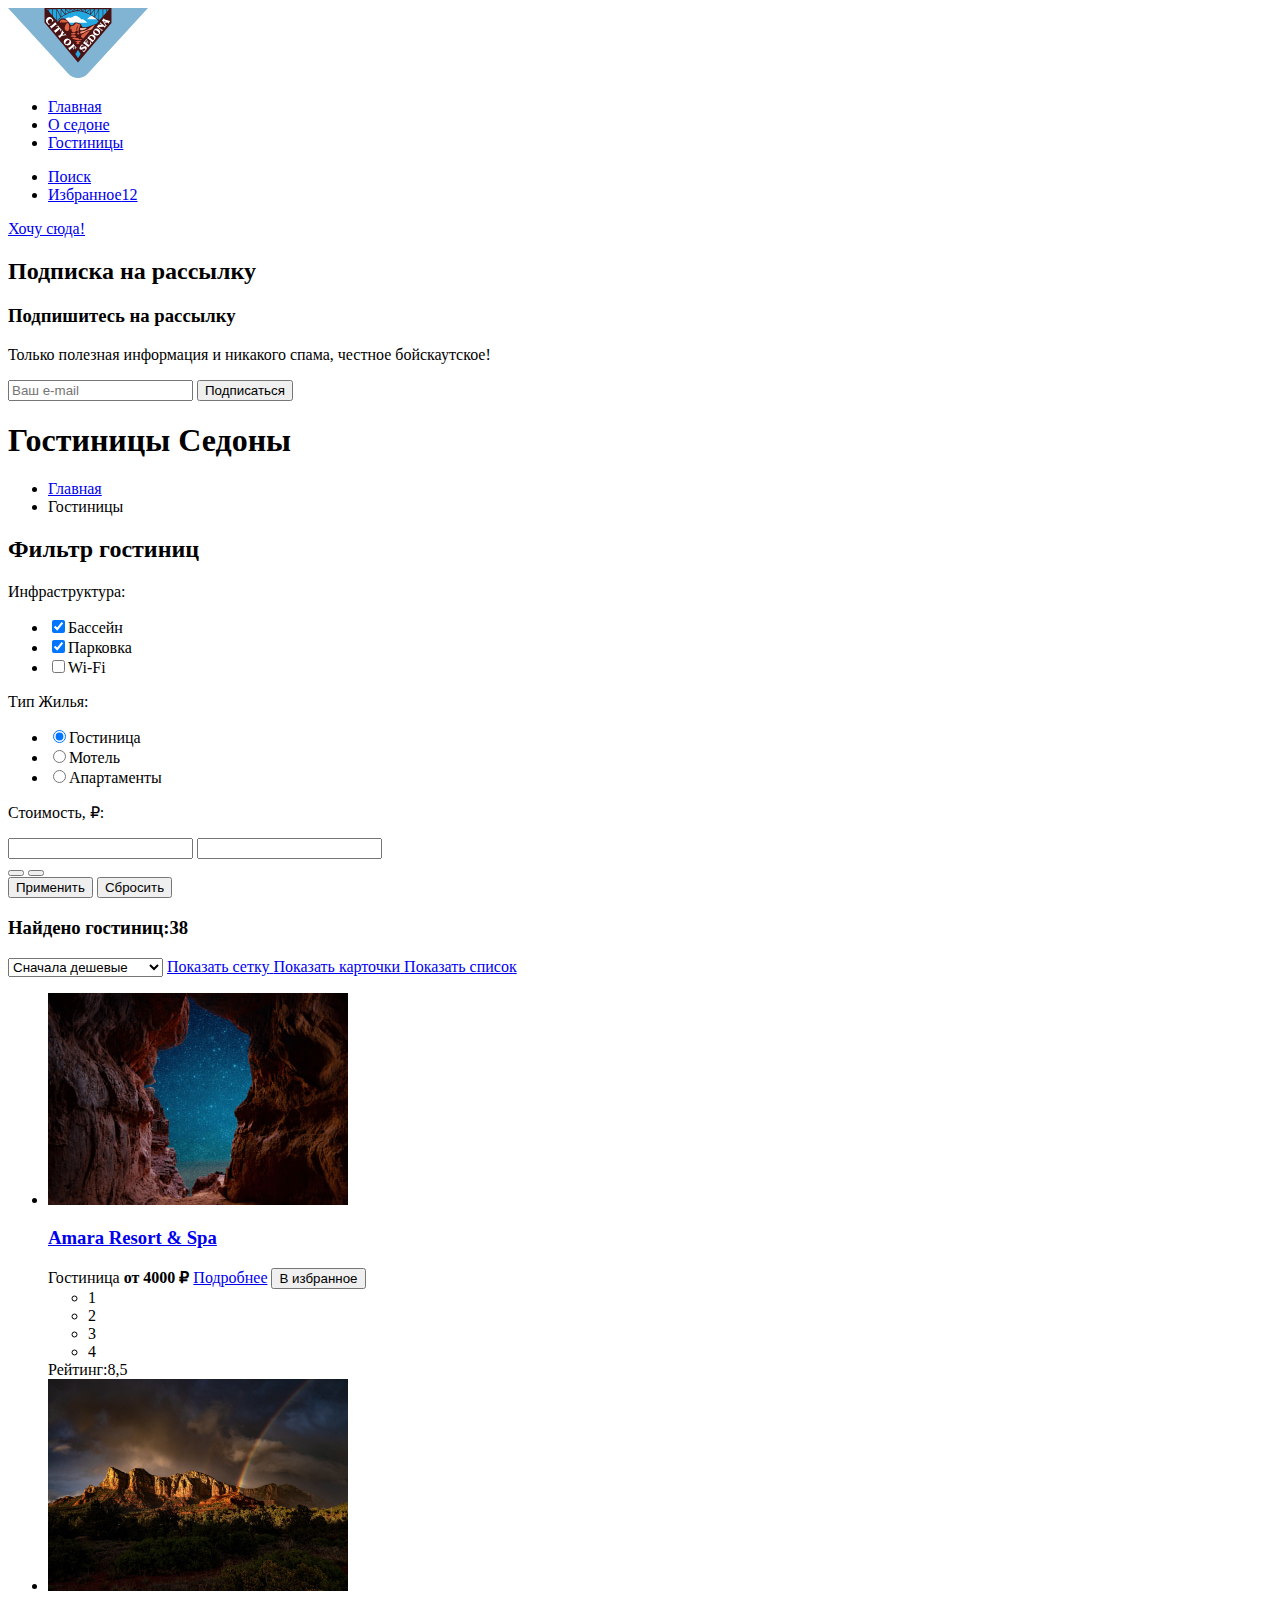
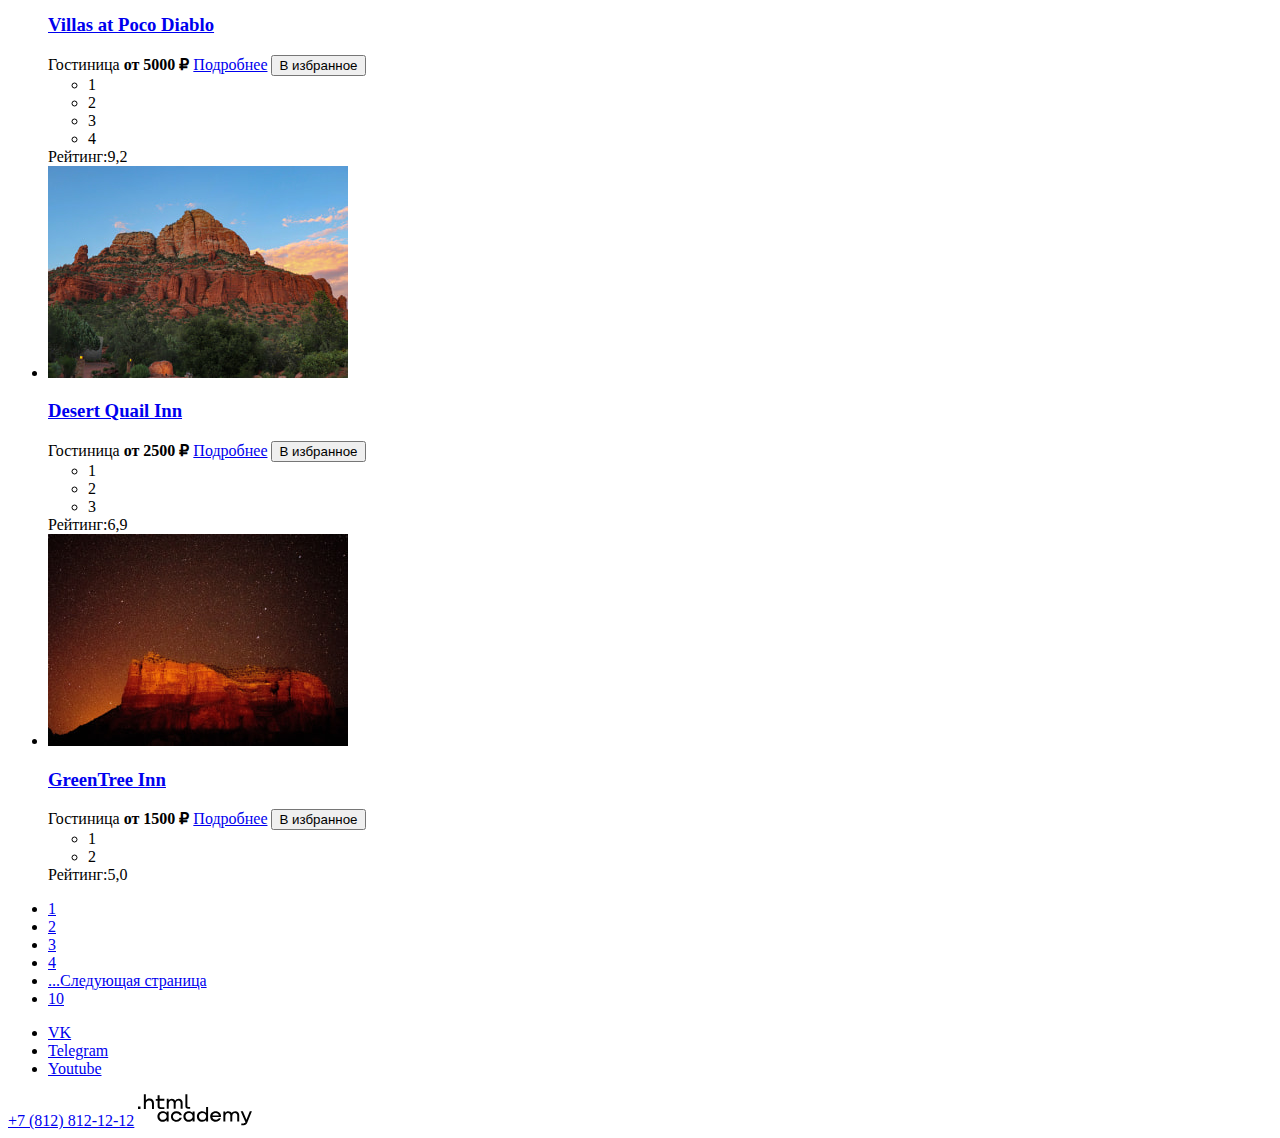
<file: 3/catalog.html>
<!DOCTYPE html>
<html lang="ru">

  <head>
    <meta charset="UTF-8">
    <title>Каталог</title>
    <base href="https://htmlacademy-htmlcss.github.io/2070743-sedona-35/3/">
</head>

  <body>
    <header class="main-header">
      <a class="navigation-logo" href="index.html">
        <img src="/images/logo.svg" alt="Логотип города Седона." class="logo" width="140" height="70">
      </a>
      <nav class="navigation-list">
        <ul>
          <li><a class="navigation-link" href="index.html">Главная</a></li>
          <li><a class="navigation-link" href="#">О седоне</a></li>
          <li><a class="navigation-link navigation-link-current" href="#">Гостиницы</a></li>
        </ul>

        <ul class="navigation-list navigation-user">
          <li class="navigation-item">
            <a class="navigation-link" href="#">
              <span class="visually-hidden">Поиск</span>
            </a>
          </li>
          <li class="navigation-item">
            <a class="navigation-link" href="#">
              <span class="visually-hidden">Избранное<span>12</span></span>
            </a>
          </li>
        </ul>

          <div class="navigation-item">
            <a class="navigation-link button" href="#">Хочу сюда!</a>
          </div>

      </nav>

    </header>
    <section class="subscription">
      <h2 class="visually-hidden">Подписка на рассылку</h2>
      <h3>Подпишитесь на рассылку</h3>
      <p>Только полезная информация и никакого спама, честное бойскаутское!</p>
      <form class="subscription-form" action="https://echo.htmlacademy.ru/" method="post">
        <input type="email" name="email" id="email" placeholder="Ваш e-mail" required>
        <button class="button" type="submit">Подписаться</button>
      </form>
    </section>

    <main class="main-inner">
      <header class="inner-header">
        <h1 class="inner-header-title">Гостиницы Седоны</h1>
        <ul class="breadcrumbs">
          <li class="breadcrumbs-item">
            <a class="breadcrumbs-link" href="index.html">
              <span class="visually-hidden">Главная</span>
            </a>
          </li>
          <li class="breadcrumbs-item">
            <a class="breadcrumbs-link">Гостиницы</a>
          </li>
        </ul>
      </header>

      <section class="catalog-hotels">
        <h2 class="visually-hidden">Фильтр гостиниц</h2>

        <form class="catalog-filter" action="https://echo.htmlacademy.ru/" method="get">

          <div class="catalog-filter-group">
            <p class="catalog-filter-title">Инфраструктура:</p>

            <ul class="catalog-filter">
              <li class="catalog-filter-item">
                <label class="control"><input class="control-input" type="checkbox" name="swimming-pool"
                    checked>Бассейн</label>
              </li>
              <li class="catalog-filter-item">
                <label class="control"><input class="control-input" type="checkbox" name="parking"
                    checked>Парковка</label>
              </li>
              <li class="catalog-filter-item">
                <label class="control"><input class="control-input" type="checkbox" name="wi-fi">Wi-Fi</label>
              </li>
            </ul>
          </div>

          <div class="catalog-filter-group">
            <p class="catalog-filter-title">Тип Жилья:</p>

            <ul class="catalog-filter">
              <li class="catalog-filter-item">
                <label class="control"><input class="control-input" type="radio" name="type-of-housing" value="hotel" checked>Гостиница</label>
              </li>
              <li class="catalog-filter-item">
                <label class="control"><input class="control-input" type="radio" name="type-of-housing" value="motel">Мотель</label>
              </li>
              <li class="catalog-filter-item">
                <label class="control"><input class="control-input" type="radio" name="type-of-housing" value="apartmemts">Апартаменты</label>
              </li>
            </ul>
          </div>

          <div class="catalog-filter-group">
            <p class="catalog-filter-title">Стоимость, ₽:</p>
            <input type="text">
            <input type="text">
            <div class="range">
              <button type="button"></button>
              <button type="button"></button>
            </div>
          </div>

          <button class="button" type="button">Применить</button>
          <button class="button" type="button">Сбросить</button>
        </form>
        <h3>Найдено гостиниц:<span>38</span></h3>
        <select class="select-control" aria-label="Сортировка">
          <option value="cheap">Сначала дешевые</option>
          <option value="expensive">Сначала дорогие</option>
          <option value="popular">Сначала популярные</option>
        </select>

        <a class="button" href="#">
          <span class="visually-hidden">Показать сетку</span>
        </a>
        <a class="button" href="#">
          <span class="visually-hidden">Показать карточки</span>
        </a>
        <a class="button" href="#">
          <span class="visually-hidden">Показать список</span>
        </a>

        <ul class="hotel-list">

          <li class="hotel-card">
            <a class="hotel-card-link" href="#">
              <img class="hotel-card-image" src="/images/hotels/hotel-1.jpg" width="300" height="212" alt="Звёздное небо среди скал.">
              <h3 class="hotel-card-title">Amara Resort & Spa</h3>
            </a>
            <span class="hotel-card-type">Гостиница</span>
            <b class="hotel-card-price">от 4000 ₽</b>
            <a href="#">Подробнее</a>
            <button class="submit" type="submit">В избранное</button>
            <ul>
              <li>1</li>
              <li>2</li>
              <li>3</li>
              <li>4</li>
            </ul>
            <span>Рейтинг:8,5</span>
          </li>

          <li class="hotel-card">
            <a class="hotel-card-link" href="#">
              <img class="hotel-card-image" src="/images/hotels/hotel-2.jpg" width="300" height="212" alt="Скалы среди зеленых растений и радуга на небе.">
              <h3 class="hotel-card-title">Villas at Poco Diablo</h3>
            </a>
            <span class="hotel-card-type">Гостиница</span>
            <b class="hotel-card-price">от 5000 ₽</b>
            <a href="#">Подробнее</a>
            <button class="submit" type="submit">В избранное</button>
            <ul>
              <li>1</li>
              <li>2</li>
              <li>3</li>
              <li>4</li>
            </ul>
            <span>Рейтинг:9,2</span>
          </li>

          <li class="hotel-card">
            <a class="hotel-card-link" href="#">
              <img class="hotel-card-image" src="/images/hotels/hotel-3.jpg" width="300" height="212" alt="Красные скалы, окружённые растениями, на фоне ясного неба.">
              <h3 class="hotel-card-title">Desert Quail Inn</h3>
            </a>
            <span class="hotel-card-type">Гостиница</span>
            <b class="hotel-card-price">от 2500 ₽</b>
            <a href="#">Подробнее</a>
            <button class="submit" type="submit">В избранное</button>
            <ul>
              <li>1</li>
              <li>2</li>
              <li>3</li>
            </ul>
            <span>Рейтинг:6,9</span>
          </li>

          <li class="hotel-card">
            <a class="hotel-card-link" href="#">
              <img class="hotel-card-image" src="/images/hotels/hotel-4.jpg" width="300" height="212" alt="Скала на фоне звёздного неба.">
              <h3 class="hotel-card-title">GreenTree Inn</h3>
            </a>
            <span class="hotel-card-type">Гостиница</span>
            <b class="hotel-card-price">от 1500 ₽</b>
            <a href="#">Подробнее</a>
            <button class="submit" type="submit">В избранное</button>
            <ul>
              <li>1</li>
              <li>2</li>
            </ul>
            <span>Рейтинг:5,0</span>
          </li>
        </ul>

        <ul class="pagination">
          <li class="pagination-item">
            <a class="pagination-link pagination-current" href="#">1</a>
          </li>
          <li class="pagination-item">
            <a class="pagination-link" href="#">2</a>
          </li>
          <li class="pagination-item">
            <a class="pagination-link" href="#">3</a>
          </li>
          <li class="pagination-item">
            <a class="pagination-link" href="#">4</a>
          </li>
          <li class="pagination-item">
            <a class="pagination-link pagination-next" href="#">...<span class="visually-hidden">Следующая
                страница</span></a>
          </li>
          <li class="pagination-item">
            <a class="pagination-link" href="#">10</a>
          </li>
        </ul>
      </section>
    </main>

    <footer class="page-footer">

        <ul class="footer-social">
          <li>
            <a class="social-link button" href="https://vk.com/htmlacademy">
              <span class="visually-hidden">VK</span>
            </a>
          </li>
          <li>
            <a class="social-link button" href="https://t.me/htmlacademy">
              <span class="visually-hidden">Telegram</span></a>
          </li>
          <li>
            <a class="social-link button" href="https://www.youtube.com/user/htmlacademyru">
              <span class="visually-hidden">Youtube</span></a>
          </li>
        </ul>

      <span class="phone"><a href="tel:+78128121212">+7 (812) 812-12-12</a></span>

      <a href="https://htmlacademy.ru/">
        <img src="/images/logo-html-academy.svg" alt="Логотип html academy." height="32" width="114">
      </a>
    </footer>
  </body>

</html>
</file>
<file: styles/styles.css>
@font-face {
  font-family: "PT Sans";
  font-style: normal;
  font-weight: 400;
  src: url("../fonts/ptsans-400.woff2") format("woff2");
  font-display: swap;
}

@font-face {
  font-family: "PT Sans";
  font-style: normal;
  font-weight: 700;
  src: url("../fonts/ptsans-700.woff2") format("woff2");
  font-display: swap;
}

html {
  height: 100%;
}

body {
  margin: 0;
  display: -webkit-box;
  display: -ms-flexbox;
  display: flex;
  -webkit-box-orient: vertical;
  -webkit-box-direction: normal;
      -ms-flex-direction: column;
          flex-direction: column;
  min-height: 100%;
  font-family: "PT Sans", sans-serif;
  font-size: 18px;
  line-height: 21px;
  background-color: #F2F2F2;
}

.visually-hidden {
  position: absolute;
  width: 1px;
  height: 1px;
  margin: -1px;
  border: 0;
  padding: 0;
  white-space: nowrap;
  -webkit-clip-path: inset(100%);
          clip-path: inset(100%);
  clip: rect(0 0 0 0);
  overflow: hidden;
}

.layout {
  margin: 0 auto;
  width: 1200px;
  background-color: #ffffff;
  -webkit-box-shadow: 0 0 12px 5px rgba(0, 0, 0, 0.2);
          box-shadow: 0 0 12px 5px rgba(0, 0, 0, 0.2);
}

.layout:nth-of-type(2) {
  -webkit-box-shadow: none;
          box-shadow: none;
}

.text-fw {
  font-weight: 700;
}

.text-uppercase {
  text-transform: uppercase;
}

.default-fs {
  font-size: 20px;
}

.main-container {
  -webkit-box-flex: 1;
      -ms-flex-positive: 1;
          flex-grow: 1;
}

.main-header {
  display: -webkit-box;
  display: -ms-flexbox;
  display: flex;
}

.navigation-logo {
  margin-left: 70px;
  margin-right: 28px;
  margin-bottom: -15px;
  z-index: 1;
}

.navigation-list {
  display: -webkit-box;
  display: -ms-flexbox;
  display: flex;
  margin: 0;
  padding: 0;
  width: 450px;
  line-height: 24px;
  list-style: none;
  -ms-flex-wrap: wrap;
      flex-wrap: wrap;
}

.navigation-user {
  margin-left: auto;
  margin-right: 20px;
  width: 88px;

}

.navigation-user .navigation-link {
  margin: 0;
  padding: 0;
  min-width: 44px;
  min-height: 64px;
}

.navigation-item {
  position: relative;
  list-style: none;
  min-width: 44px;
}


.navigation-item:hover .navigation-link,
.navigation-item:focus .navigation-link {
  color: #756157;
}

.navigation-item:active .navigation-link {
  color: rgba(117, 97, 87, 0.3);
}

.navigation-link {
  display: block;
  padding: 20px 0 18px 0;
  margin-right: 17px;
  margin-left: 16px;
  color: #000000;
  text-decoration: none;
}

.nav-link-current {
  border-bottom: 2px solid #756257;
}

.search {
  position: absolute;
  top: 22px;
  left: 12px;
}

.favourite-items {
  position: absolute;
  top: 22px;
  left: 12px;
}

.fav-items-quantity:before {
  content: '12';
  position: absolute;
  top: 11px;
  right: 3px;
  padding: 5px;
  font-size: 10px;
  line-height: 10px;
  color: #ffffff;
  background-color: #7DB54F;
  border-radius: 50%;
}

.nav-button {
  display: block;
  padding: 8px 24px;
  margin: 14px 70px 14px auto;
  width: 160px;
  text-align: center;
  color: #ffffff;
  background-color: #756157;
  border-radius: 4px;
  text-decoration: none;
  -webkit-box-sizing: border-box;
          box-sizing: border-box;

}

.nav-button:hover,
.nav-button:focus {
  background-color: #615048;
  outline: none;
}

.nav-button:active {
  color: rgba(255, 255, 255, 0.3);
}


.hero {
  position: relative;
  padding-top: 51px;
  padding-bottom: 82px;
  background-image: url("/images/index-background.jpg");
  background-color: #82B3D3;
}

.hero-logo {
  display: block;
  margin: 0 auto;
  border: none;
}

.hero::before {
  display: block;
  position: absolute;
  content: '';
  bottom: 0;
  left: 0;
  width: 1200px;
  height: 57px;
  background: url("/images/spacebar.svg") no-repeat center;
}

.btn {
  font-size: 20px;
  line-height: 36px;
  text-transform: uppercase;
  cursor: pointer;
}

.button {
  font-family: "PT Sans", sans-serif;
  font-size: 16px;
  line-height: 20px;
  text-transform: uppercase;
  cursor: pointer;
}

.button-lh {
  line-height: 36px;
}

.title {
  margin-top: 0;
  margin-bottom: 20px;
  font-size: 30px;
  line-height: 36px;
}

.main-title {
  margin-bottom: 25px;
}

.inner-header-title {
  margin:0;
  margin-left: 70px;
  margin-bottom: 8px;
  padding-top: 35px;
  font-size: 60px;
  line-height: 78px;
  color: #ffffff;
}

.advantages-title {
  padding-top: 69px;
  padding-bottom: 68px;
}

.advantages-description {
  margin: 0;
}

.advantages-description-special {
  font-size: 22px;
  line-height: 26px;
}

.advantages-list {
  display: -webkit-box;
  display: -ms-flexbox;
  display: flex;
  margin: 0;
  padding: 0;
  list-style: none;
}

.advantages-item {
  position: relative;
  width: 400px;
  text-align: center;
  padding-left: 85px;
  padding-right: 85px;
  padding-top: 103px;
  padding-bottom: 121px;
}


.white-line::before {
  content: '';
  position: absolute;
  top: 177px;
  left: 170px;
  width: 60px;
  height: 2px;
  background-color: rgba(255, 255, 255, 0.3);
}

.gray-line:before {
  content: '';
  position: absolute;
  top: 189px;
  left: 170px;
  width: 60px;
  height: 2px;
  background-color: rgba(0, 0, 0, 0.3);
}

.advantages-color {
  color: #ffffff;
  background-color: #82B3D3;
}

.advantages-item-img {
  margin: 0;
  padding: 0;
  max-width: 800px;
  min-height: 384px;
}

.item-img {
  height: 100%;
  -o-object-fit: cover;
     object-fit: cover;
  display: block;
}

.advantages-padding {
  padding-top: 92px;
  padding-bottom: 111px;
}

.advantages-padding2 {
  padding-top: 182px;
  padding-bottom: 81px;
}

.opacity12 {
  background-color: rgba(130, 179, 212, 0.1);
}

.opacity20 {
  background-color: rgba(130, 179, 212, 0.2);
}

.advantages-title {
  margin: 0 auto;
  width: 651px;
  text-align: center;
}

.advantages-item-title {
  margin:0;
  margin-bottom: 62px;
  font-size: 24px;
  line-height: 28px;
  text-transform: uppercase;
}

.title-margin {
  margin-bottom: 30px;
}

.advantages-item-img {
  -webkit-box-flex: 1;
      -ms-flex-positive: 1;
          flex-grow: 1;
}

.housing {
  background-image: url("/images/advantages/housing.svg");
  background-repeat: no-repeat;
  background-position: 163px 80px;
}

.food {
  background-image: url("/images/advantages/food.svg");
  background-repeat: no-repeat;
  background-position: 163px 81px;
}

.souvenirs {
  background-image: url("/images/advantages/souvenirs.svg");
  background-repeat: no-repeat;
  background-position: 161px 78px;
}

.hotel-search {
  display: -webkit-box;
  display: -ms-flexbox;
  display: flex;
  -webkit-box-orient: vertical;
  -webkit-box-direction: normal;
      -ms-flex-direction: column;
          flex-direction: column;
}

.hotel-search-btn {
  display: block;
  margin: 0 auto;
  padding: 8px 50px;
  width: 276px;
  color: #ffffff;
  background-color: #756157;
  border-radius: 4px;
  text-decoration: none;
}

.hotel-search-btn:hover,
.hotel-search-btn:focus {
  background-color: #615048;
  outline: none;
}

.hotel-search-btn:active {
  color: rgba(255, 255, 255, 0.3);
}

.container {
  margin: 0 auto;
  padding: 96px 304px;
  width: 592px;
  text-align: center;
}

.catalog-container {
  margin: 0 auto;
  width: 1060px;
}

.subscription {
  background-image: url("/images/subscribe-background.jpg");
  background-color: #E5E5E5;

}

.subscription-catalog {
  background-image: none;
  background-color: #ffffff;
}

.subscription-container {
  padding: 96px 258px 103px 258px;
  width: 684px;
  color: #ffffff;
}

.subscription-form {
  display: -ms-grid;
  display: grid;
  -ms-grid-columns: 1fr auto;
  grid-template-columns: 1fr auto;

}

.subscription-input {
  padding: 14px;
  padding-left: 20px;
  width: 452px;
  min-height: 52px;
  font: inherit;
  font-size: 18px;
  line-height: 24px;
  background-color: #F2F2F2;
  border: 1px solid #F2F2F2;
  border-radius: 4px 0 0 4px;
  -webkit-box-sizing: border-box;
          box-sizing: border-box;
}


.subscription-input:hover {
  background-color: #E6E6E6;
}

.subscription-input:focus {
  background-color: #E6E6E6;
  outline-color:#83B3D3;
}

.subscription-input:active {
  outline-color: #000000;
}

.subscription-button {
  width: 232px;
  min-height: 52px;
  font-family: "PT Sans", sans-serif;
  color: #ffffff;
  background-color: #82B3D3;
  border: none;
  border-radius: 0 4px 4px 0;
}

.subscription-button:hover,
.subscription-button:focus{
  background-color: #68A2CA;
  outline: none;
}

.subscription-button:active {
  color: rgba(255, 255, 255, 0.3);
}

.subscription-button:disabled {
  background-color: #E5E5E5;
}

.catalog-color {
  padding-top: 91px;
  color: #000000;
}

.description {
  margin-bottom: 52px;
  font-size: 22px;
  font-weight: 400;
  line-height: 26px;
  text-align: center;
}

.page-footer {
display: -webkit-box;
display: -ms-flexbox;
display: flex;
}

.footer-social {
  display: -webkit-box;
  display: -ms-flexbox;
  display: flex;
  -ms-flex-wrap: wrap;
      flex-wrap: wrap;
  margin: 43px 43px 35px 70px;
  padding: 0;
  list-style: none;
}

.footer-social-item {
  width: 47px;
  height: 40px;
}

.social-icon {
  padding: 13px 12px;
  color: #83B3D3;
}

.social-link {
  display: block;

}

.social-link:hover .social-icon,
.social-link:focus .social-icon {
  color: #68A2CA;
}

.social-link:focus {
  border: 2px solid #68A2CA;
  outline: none;
  -webkit-box-sizing: border-box;
          box-sizing: border-box;
  border-radius: 4px;
}

.footer-social-item:active .social-icon {
  color: rgba(104, 162, 202, 0.3);
}

.phone {
  margin-top: 45px;
  margin-bottom: 30px;
  font-size: 40px;
  line-height: 40px;
  width: 720px;
  text-align: center;

}

.phone-link {
  color: #000000;
  text-decoration: none;
}

.phone-link:hover,
.phone-link:focus  {
  color: #756157;
}

.phone-link:active{
  color: rgba(117, 97, 87, 0.3);
}


.halogo {
  margin: 48px 70px 38px 41px;
  width: 115px;

}

.halogo-color {
  color: #000000;
}

.halogo-color:hover,
.halogo-color:focus {
  color: #756157;
}

.halogo-color:active {
  color: rgba(117, 97, 87, 0.3);
}

.inner-header {
  background-image: url("/images/catalog-background.jpg");
  background-size: cover;
  background-color: #82B3D3;
}

.breadcrumbs {
  display: -webkit-box;
  display: -ms-flexbox;
  display: flex;
  -ms-flex-wrap: wrap;
      flex-wrap: wrap;
  margin: 0;
  padding: 0;
  margin-left: 70px;
  margin-bottom: 20px;
  font-size: 16px;
  line-height: 21px;
  list-style: none;
}

.breadcrumbs-item {
  display: -webkit-box;
  display: -ms-flexbox;
  display: flex;
  -webkit-box-align: center;
      -ms-flex-align: center;
          align-items: center;
  margin-right: 10px;
}

.breadcrumbs-link {
  display: block;
  color: #ffffff;
}

.breadcrumbs-home {
  width: 14px;
  height: 13px;
  background-image: url("/images/breadcrumbs/breadcrumbs-home.svg");
  background-repeat: no-repeat;
  background-position: center;
}

.breadcrumbs-arrow {
  width: 7px;
  height: 10px;
  background: url("/images/breadcrumbs/breadcrumbs-arrow.svg");
}

.catalog-hotels {
  color: #ffffff;
}

.catalog-filter-lists {
  display: -webkit-box;
  display: -ms-flexbox;
  display: flex;
  -ms-flex-wrap: wrap;
      flex-wrap: wrap;
  margin: 0 auto;
  padding-bottom: 56px;
  width: 1060px;
}

.catalog-filter-title {
  display: block;
  -ms-grid-column-align: start;
      justify-self: start;
  margin-top: 20px;
  margin-bottom: 33px;
  font-size: 20px;
  line-height: 24px;
}

.catalog-filter-group {
  margin: 0;
  padding: 0;
  list-style: none;
}

.catalog-filter-item {
  margin-bottom: 18px;
}

.filter-right {
 display: -webkit-box;
 display: -ms-flexbox;
 display: flex;
 -webkit-box-orient: vertical;
 -webkit-box-direction: normal;
     -ms-flex-direction: column;
         flex-direction: column;
 -ms-flex-wrap: wrap;
     flex-wrap: wrap;
 margin-left: 150px;
}

.filter-left {
  margin-left: 1px;
}

.catalog-filter-first {
  margin-right: 70px;
}

.control {
  position: relative;
  display: block;
  padding-left: 36px;
  cursor: pointer;
}

.control:hover,
.control:hover .control-mark {
  opacity: 60%;
}

.control-input:disabled + .control-mark {
  opacity: 30%;
}

.control-input:focus ~ .control-mark {
  outline: 3px solid #82B3D3;
}

.control-mark {
  position: absolute;
  top: 0;
  left: 0;
  width: 20px;
  height: 20px;
  background-color: #fff;
  border: none;
  border-radius: 4px;
}

.round-mark {
  border-radius: 50%;
}

.control-input[type="checkbox"]:checked + .control-mark::before,
.control-input[type="checkbox"]:checked + .control-mark::after {
  position: absolute;
  top: 6px;
  left: 4px;
  width: 12px;
  height: 10px;
  background: url("/images/checkmark.svg") no-repeat center;
  content: "";
}

.control-input {
  margin-right: 16px;
  width: 20px;
  height: 20px;
  border-color: #ffffff;
  border-radius: 4px;
  cursor: pointer;
}

.control-input[type="radio"]:checked + .control-mark::before,
.control-input[type="radio"]:checked + .control-mark::after {
  position: absolute;
  top: 5px;
  left: 5px;
  width: 10px;
  height: 10px;
  background-color: #3F5E72;
  border-radius: 50%;
  content: "";
}


.price {
  position: relative;
  display: -ms-grid;
  display: grid;
  -ms-grid-columns: 1fr 1fr;
  grid-template-columns: 1fr 1fr;
  -ms-grid-column: 1;
  -ms-grid-column-span: 1;
  grid-column: 1/2;
  -ms-grid-row: 2;
  grid-row: 2/2;
  margin-bottom: 43px;
}

.price::before {
  content: 'от';
  position: absolute;
  top: 12px;
  left: 106px;
  color: rgba(0, 0, 0, 0.3);
  z-index: 2;
}

.price::after {
  content: 'до';
  position: absolute;
  top: 12px;
  right: 22px;
  color: rgba(0, 0, 0, 0.3);
  z-index: 2;
}

.price-item {
  position: relative;
  margin-right: 2px;
  padding: 12px 0 12px 20px;
  width: 143px;
  height: 48px;
  font: inherit;
  font-weight: 700;
  background-color: #F2F2F2;
  border: none;
  border-radius: 4px 0 0 4px;
  -webkit-box-sizing: border-box;
          box-sizing: border-box;
}

.price-item::-moz-placeholder {
  color: #000000;
}

.price-item::-webkit-input-placeholder {
  color: #000000;
}

.price-item:last-child {
  margin: 0;
  border-radius: 0 4px 4px 0;
}

.price-item::-webkit-outer-spin-button,
.price-item::-webkit-inner-spin-button {
  -webkit-appearance: none;
          appearance: none;
  margin: 0;
}

.range {
  position: relative;
  width: 288px;
  height: 4px;
  background-color: rgba(255, 255, 255, 0.3);
}

.range-bar {
  position: absolute;
  height: 4px;
  background-color: #ffffff;
}

.range-toggle {
  position: absolute;
  width: 20px;
  height: 20px;
  -ms-grid-columns: 1fr 1fr;
  grid-template-columns: 1fr 1fr;
  background-color: #ffffff;
  border: none;
  border-radius: 5px;
  cursor: pointer;
}

.toggle-min {
  top: -8px;
  left: 0;
}

.toggle-max {
  top: -8px;
  right: -10px;
}

.filter-buttons {
  display: -webkit-box;
  display: -ms-flexbox;
  display: flex;
  -webkit-box-orient: vertical;
  -webkit-box-direction: normal;
      -ms-flex-direction: column;
          flex-direction: column;
  padding: 76px 0 0 68px;
  width: 191px;
}

.filter-button {
  margin-bottom: 31px;
  min-height: 36px;
  color: #ffffff;
  background-color: transparent;
  border: none;
  cursor: pointer;
}

.filter-button:last-child {
  margin-bottom: 0;
}

.filter-button:hover {
  color: rgba(255, 255, 255, 0.6);
}

.filter-button:focus {
  outline: 3px solid #83B3D3;
  border-radius: 4px;
}

.filter-button:active {
  color:rgba(255, 255, 255, 0.3);
  outline: none;
}

.filter-button:disabled {
  color:rgba(255, 255, 255, 0.1);
  outline: none;
}

.apply-btn {
  background-color: #82B3D3;
  border-radius: 4px;
}

.apply-btn:hover,
.apply-btn:focus{
  background-color: #68A2CA;
  outline: none;
}

.apply-btn:active {
  color: rgba(255, 255, 255, 0.3);
}

.apply-btn:disabled {
  background-color: #E5E5E5;
}

.sort {
  display: -webkit-box;
  display: -ms-flexbox;
  display: flex;
  padding-top: 50px;
  padding-bottom: 40px;
}

.sort-title {
  margin: 0;
  padding-top: 6px;
  width: 338px;
  margin-right: 200px;
  text-transform: uppercase;
}

.select-control {
  padding: 12px 21px 12px 18px;
  margin-right: 70px;
  width: 292px;
  font: inherit;
  background-image: url("/images/select-arrow.svg");
  background-repeat: no-repeat;
  background-position: right 18px center;
  border: 2px solid #E5E5E5;
  border-radius: 4px;
  cursor: pointer;
  -webkit-appearance: none;
     -moz-appearance: none;
          appearance: none;
}

.select-control:hover {
  border: 2px solid #68A2CA;
}

.select-control:focus {
  outline: 2px solid #68A2CA;
  border: 2px solid #ffffff;
}

.select-control:active {
  outline: none;
  border: 2px solid #3F5E72;
}

.select-control:disabled {
  color: rgba(0, 0, 0, 0.3);
  border-color: rgba(0, 0, 0, 0.3);
}

.view {
  display: -webkit-box;
  display: -ms-flexbox;
  display: flex;
  width: 160px;
}

.view-item {
  display: block;
  margin-right: 8px;
  width: 46px;
  height: 44px;
  border: 2px solid #E5E5E5;
  border-radius: 4px;
}

.view-item:last-child {
  margin-right: 0;
}

.view-item:hover {
  border-color: #000000;
}

.view-item:focus {
  border-color:#ffffff;
  outline: 2px solid #68A2CA;
}

.view-item:active {
  border-color: #000000;
}

.view-item-grid {
  background-image: url("/images/view-icons/view-icon-1.svg");
  background-repeat: no-repeat;
  background-position: center;
  background-size: 16px 14px;
}
.view-item-cards {
  background-image: url("/images/view-icons/view-icon-2.svg");
  background-repeat: no-repeat;
  background-position: center;
}
.view-item-list {
  background-image: url("/images/view-icons/view-icon-3.svg");
  background-repeat: no-repeat;
  background-position: center;
}

.view-item-current {
  border-color: #000000;
}

.hotel-list {
  display: -ms-grid;
  display: grid;
  -ms-grid-columns: 340px 20px 340px 20px 340px;
  grid-template-columns: repeat(3, 340px);
  gap: 20px;
  margin: 0;
  padding: 0;
  list-style: none;
}

.hotel-cards {
  margin-bottom: 80px;
}

.hotel-card {
  display: -webkit-box;
  display: -ms-flexbox;
  display: flex;
  -webkit-box-orient: vertical;
  -webkit-box-direction: normal;
      -ms-flex-direction: column;
          flex-direction: column;
  padding: 20px;
  margin-right: 20px;
  width: 300px;
  outline: 1px solid #E6E6E6;
}

.card-container {
  display: -ms-grid;
  display: grid;
  -ms-grid-columns: 140px 20px 140px;
  grid-template-columns: repeat(2, 140px);
  gap: 20px;
  row-gap: 16px;
}

.hotel-card-link {
  text-decoration: none;
}

.hotel-card-title {
  margin: 16px 0;
  color: #000000;
  font-size: 24px;
  line-height: 28px;
}

.hotel-card-price {
  margin: 0;
  padding: 0;
  text-align: right;
  font-weight: 400;
}

.hotel-card-image {
  display: block;
  max-width: 300px;
  -o-object-fit: contain;
     object-fit: contain;
}

.hotel-card-type {
  margin: 0;
  padding: 0;
  text-align: left;
}

.details {
  padding: 8px 26px;
  color: #ffffff;
  background-color: #756157;
  border-radius: 4px;
  text-decoration: none;
}

.details:hover,
.details:focus {
  background-color: #615048;
  outline: none;
}

.details:active {
  color: rgba(255, 255, 255, 0.3);
}

.favourites {
  color: #ffffff;
  background-color: #82B3D3;
  border: 1px solid #82B3D3;
  border-radius: 4px;
}

.favourites:hover,
.favourites:focus {
  background-color: #68A2CA;
  outline: none;
}

.favourites:active {
  color: rgba(255, 255, 255, 0.3);
}

.favourites:disabled {
  background-color: #E5E5E5;
}

.favourites-current {
  background-color: #7DB54F;
}

.favourites-current:hover,
.favourites-current:focus {
  background-color: #6C9E42;
  outline: none;
}

.favourites-current:active {
  color: rgba(255, 255, 255, 0.3);
}

.favourites-current:disabled {
  background-color: #E5E5E5;
}

.rating {
  padding: 9px 22px 8px 23px;
  font-size: 16px;
  line-height: 20px;
  background-color: #F2F2F2;
  border-radius: 4px;
}

.rating-stars {
  display: -webkit-box;
  display: -ms-flexbox;
  display: flex;
  margin: 0;
  padding: 0;
  list-style: none;
}

.rating-star {
  width: 18px;
  margin-right: 6px;
  background-image: url("/images/rating-star.svg");
  background-repeat: no-repeat;
  background-position: center;
  background-size: 18px 17px;
}

.pagination {
  position: relative;
  display: -webkit-box;
  display: -ms-flexbox;
  display: flex;
  -ms-flex-wrap: wrap;
      flex-wrap: wrap;
  margin: 80px 0 60px 0;
  padding: 0;
  width: 1060px;
  list-style: none;
}

.pagination::before {
  content: '';
  position: absolute;
  top: -40px;
  left: 0;
  width: 1060px;
  height: 1px;
  background-color: #E6E6E6;
}

.pagination-item {
  margin-right: 8px;
  margin-bottom: 5px;
  line-height: 36px;
  background-color: #82B3D3;
  border-radius: 4px;
  -webkit-box-sizing: border-box;
          box-sizing: border-box;
}

.pagination-item:last-child {
  margin-right: 0;
}

.pagination-item:hover,
.pagination-item:focus {
  background-color: #68A2CA;
}

.pagination-item:active {
  color: rgba(255, 255, 255, 0.3);
  background-color: #82B3D3;
}

.pagination-link {
  display: -webkit-box;
  display: -ms-flexbox;
  display: flex;
  -webkit-box-pack: center;
      -ms-flex-pack: center;
          justify-content: center;
  -webkit-box-align: center;
      -ms-flex-align: center;
          align-items: center;
  padding: 10px;
  min-width: 60px;
  height: 60px;
  color: #ffffff;
  text-decoration: none;
  -webkit-box-sizing: border-box;
          box-sizing: border-box;
}

.pagination-current {
  color: #000000;
  background-color: #F2F2F2;
  border-radius: 4px;
}

.pagination-next {
  color: #000000;
  background-color: #ffffff;
}

.subscription {
  display: -webkit-box;
  display: -ms-flexbox;
  display: flex;
}

.modal-container {
  position: fixed;
  top: 0;
  left: 0;
  display: -webkit-box;
  display: -ms-flexbox;
  display: flex;
  width: 100%;
  height: 100%;
  background-color: rgba(242, 242, 242, 0.8);
  z-index: 20;
}

.modal {
  margin: auto;
  padding: 64px 70px;
  background-color: #ffffff;
  border-radius: 30px;
}

.modal-search {
  position: relative;
  width: 577px;
  -webkit-box-shadow: 0 25px 50px 0 rgba(0, 0, 0, 0.2);
          box-shadow: 0 25px 50px 0 rgba(0, 0, 0, 0.2);
}

.modal-close-button {
  position: absolute;
  top: 64px;
  right: 52px;
  padding: 0;
  width: 52px;
  height: 52px;
  border: none;
  border-radius: 50%;
  cursor: pointer;
}

.modal-close-button::before {
  content: '';
  position: absolute;
  top: 19px;
  right: 19px;
  width: 14px;
  height: 14px;
  background: url("/images/close.svg") no-repeat center;
}

.modal-close-button:hover,
.modal-close-button:focus {
  background-color: #E6E6E6;
}

.modal-close-button:focus {
  outline: 3px solid #83B3D3;
}

.modal-close-button:active {
  opacity: 0.3;
}

.modal-main-title {
  margin: 0;
  margin-bottom: 64px;
  font-family: "PT Sans", sans-serif;
  font-size: 30px;
  line-height: 36px;
  font-weight: 700;
  color: #000000;
  text-transform: uppercase;
}

.modal-content {
  display: -webkit-box;
  display: -ms-flexbox;
  display: flex;
  -webkit-box-orient: vertical;
  -webkit-box-direction: normal;
      -ms-flex-direction: column;
          flex-direction: column;
}

.modal-content::before {
  content: '';
  position: absolute;
  top: 180px;
  right: 92px;
  width: 16px;
  height: 15px;
  background: url("/images/calendar.svg") no-repeat center;
  opacity: 0.3;
}

.modal-content::after {
  content: '';
  position: absolute;
  top: 276px;
  right: 92px;
  width: 16px;
  height: 15px;
  background: url("/images/calendar.svg") no-repeat center;
  opacity: 0.3;
}

.modal-form {
  display: -webkit-box;
  display: -ms-flexbox;
  display: flex;
  -webkit-box-orient: vertical;
  -webkit-box-direction: normal;
      -ms-flex-direction: column;
          flex-direction: column;
}

.modal-label {
  position: relative;
  -ms-flex-item-align: center;
      -ms-grid-row-align: center;
      align-self: center;
  margin-right: 18px;
  font-family: "PT Sans", sans-serif;
  font-size:  20px;
  line-height: 24px;
  font-weight: 700;
  color: #000000;
}


.modal-label:first-child {
  margin-right: 19px;
}

.modal-label.adults {
  margin-right: 46px;
}

.modal-label.children {
  margin-right: 82px;
  margin-left: 88px;
}

.modal-title-container {
  position: relative;
  display: -webkit-box;
  display: -ms-flexbox;
  display: flex;
}

.field {
  width: 440px;
  padding: 12px 20px 12px 20px;
  font-family: "PT Sans", sans-serif;
  font-size:  18px;
  line-height: 24px;
  font-weight: 700;
  background-color: #F2F2F2;
  border-radius: 4px;
  border: none;
  -webkit-box-sizing: border-box;
          box-sizing: border-box;
}


.field::-moz-placeholder {
  color: #000000;
}

.field::-webkit-input-placeholder {
  color: #000000;
}

.small-field {
  padding-left: 0;
  padding-right: 0;
  width: 31px;
  height: 100%;
  text-align: center;
  line-height: 20px;
  border-radius: 0;
}

.departure-date {
  display: -webkit-box;
  display: -ms-flexbox;
  display: flex;
  -webkit-box-sizing: border-box;
          box-sizing: border-box;
}

.departure-field:hover,
.departure-field:focus {
  background-color: #E6E6E6;
}

.departure-field:focus {
  outline: 3px solid #83B3D3;
}

.departure-field:active {
  outline: 2px solid #000000;
  background-color: #F2F2F2;
}

.arrival-field:hover,
.arrival-field:focus {
  background-color: #E6E6E6;
}

.arrival-field:focus {
  outline: 3px solid #83B3D3;
}

.arrival-field:active {
  outline: 2px solid #000000;
  background-color: #F2F2F2;
}

.modal-btn {
  height: 60px;
  font-family: "PT Sans", sans-serif;
  font-size:  20px;
  line-height: 24px;
  font-weight: 700;
  color: #ffffff;
  text-transform: uppercase;
  background-color: #83B3D3;
  border: none;
  border-radius: 10px;
}

.modal-btn:hover,
.modal-btn:focus{
  background-color: #68A2CA;
  outline: none;
}

.modal-btn:active {
  color: rgba(255, 255, 255, 0.3);
}

.modal-btn:disabled {
  background-color: #E5E5E5;
}

.tooltip {
  position: absolute;
  top: 3px;
  right: 46px;
  margin-top: 8px;
  margin-left: 2px;
  width: 26px;
  height: 26px;
}

.tooltip-toggle {
  border: none;
  background-color: transparent;
  padding: 0;
  margin: 0;
  display: block;
  color: #83B3D3;
}

.tooltip-icon {
  width: 100%;
  height: 100%;
  display: block;
}

.tooltip-text {
  position: absolute;
  top: 41px;
  right: -115px;
  background-color: #333333;
  color: #ffffff;
  font-size: 16px;
  line-height: 20px;
  font-weight: 400;
  padding: 19px 18px 24px 20px;
  border-radius: 10px;
  width: 256px;
  -webkit-box-sizing: border-box;
          box-sizing: border-box;
  -webkit-box-shadow: 0 10px 15px 0 rgba(0, 0, 0, 0.3);
          box-shadow: 0 10px 15px 0 rgba(0, 0, 0, 0.3);
  display: none;
}

.tooltip-toggle:hover + .tooltip-text,
.tooltip-toggle:focus + .tooltip-text {
  display: block;
}

.tooltip-text::before {
  content: '';
  position: absolute;
  top: -9px;
  right: 119px;
  background: url("/images/triangle.svg");
  width: 19px;
  height: 9px;
}

.input-btn {
  padding: 0;
  margin: 0;
  width: 40px;
  height: 100%;
  border: none;
  background-color: #F2F2F2;
}

.add-btn {
  border-radius: 0 4px 4px 0;
}

.add-btn:last-child {
  margin: 0;
}

.remove-btn {
  border-radius: 4px 0 0 4px;
}


.remove-btn::before {
  content: '';
  width: 14px;
  height: 2px;
  position: absolute;
  background-color: rgba(117, 97, 87, 0.3);
  top: 23px;
  left: 13px;
}

.remove-btn:hover::before {
  background-color: #000000;
}

.modal-caption {
  margin-top: 4px;
  margin-bottom: 23px;
  margin-left: 157px;
  font-size: 16px;
  line-height: 21px;
  font-weight: 400;
}

.error {
  color: #FF5757;
}

.guests {
  display: -webkit-box;
  display: -ms-flexbox;
  display: flex;
  margin-bottom: 49px;
}

.input-buttons {
  position: relative;
  display: -webkit-box;
  display: -ms-flexbox;
  display: flex;
}

.remove-btn:focus {
  outline: 3px solid #82B3D3;
  outline-offset: -11px;
}

.add-btn:focus {
  outline: 3px solid #82B3D3;
  outline-offset: -11px;
}

.add-btn::before {
  content: '';
  width: 14px;
  height: 2px;
  position: absolute;
  background-color: rgba(117, 97, 87, 0.3);
  top: 23px;
  right: 13px;
}

.add-btn::after {
  content: '';
  width: 14px;
  height: 2px;
  position: absolute;
  background-color: rgba(117, 97, 87, 0.3);
  top: 23px;
  right: 13px;
  rotate: 90deg;
}

.add-btn:hover::after,
.add-btn:hover::before {
  background-color: #000000;
}

.add-btn:focus::after,
.add-btn:focus::before {
  background-color: #000000;
}

.remove-btn:active::before {
  background-color: rgba(0, 0, 0, 0.3);
}

.add-btn:active::after,
.add-btn:active::before{
  background-color: rgba(0, 0, 0, 0.3);
}


input[type=number]::-webkit-inner-spin-button,
input[type=number]::-webkit-outer-spin-button {
  -webkit-appearance: none;
  margin: 0;
}

input[type=number] {
  -moz-appearance: textfield;
}
</file>
